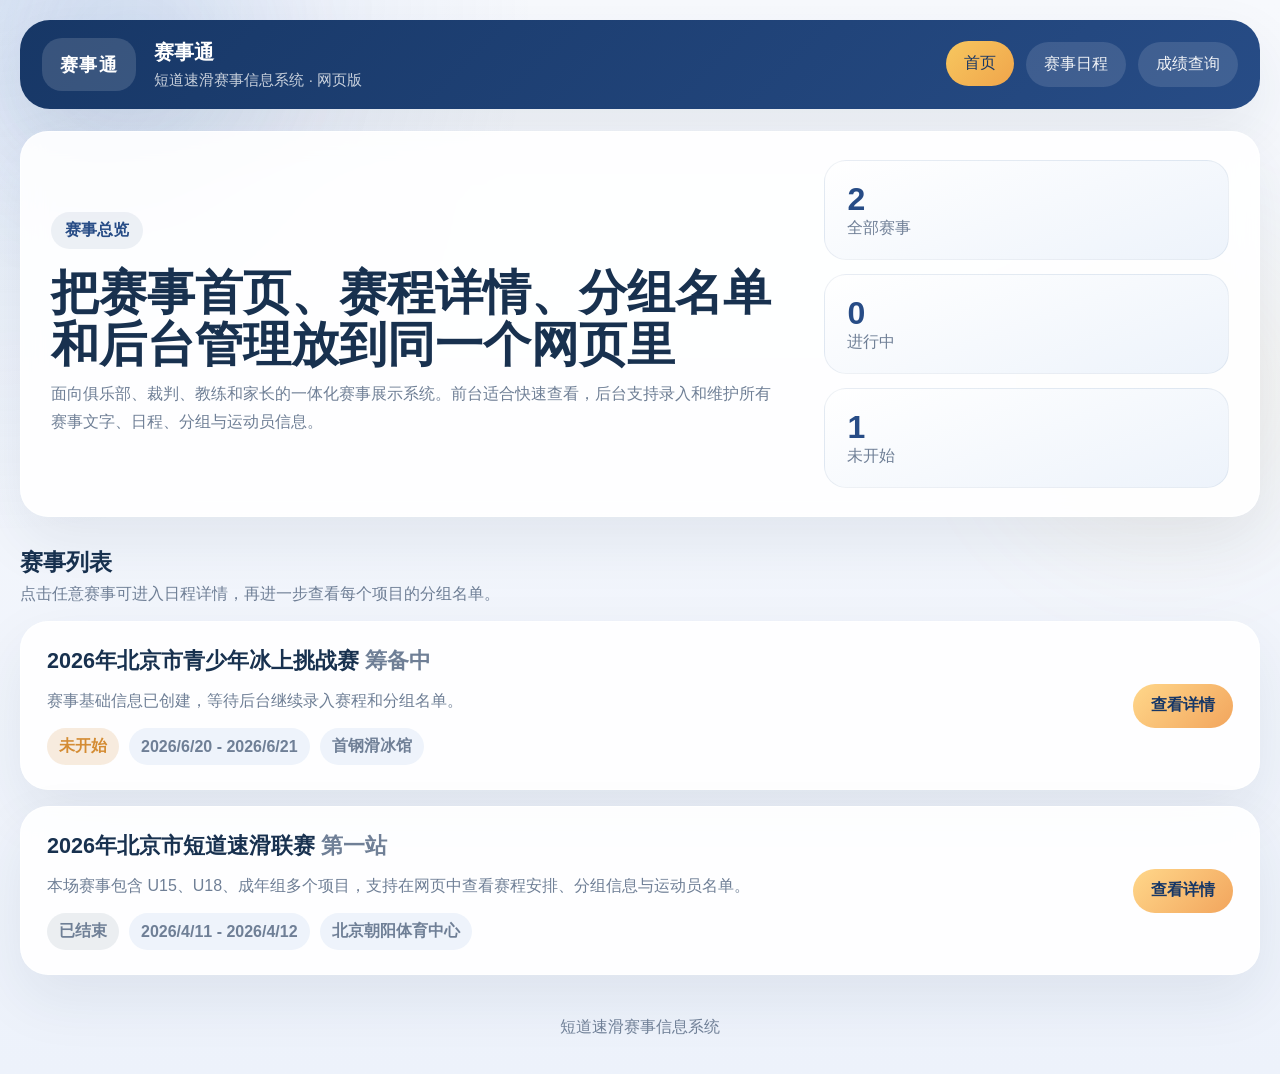
<file: index.html>
<!DOCTYPE html>
<html lang="zh-CN">
  <head>
    <meta charset="UTF-8" />
    <meta name="viewport" content="width=device-width, initial-scale=1.0" />
    <title>赛事通</title>
    <link rel="stylesheet" href="./styles.css?v=20260514-public-layer-1" />
  </head>
  <body>
    <div class="page-shell">
      <div class="bg-orb orb-left"></div>
      <div class="bg-orb orb-right"></div>
      <header class="topbar">
        <div class="brand-wrap">
          <div class="brand-mark">赛事通</div>
          <div class="brand-copy">
            <h1 id="brandName"></h1>
            <p id="systemName"></p>
          </div>
        </div>
        <nav class="topnav" id="topNav"></nav>
      </header>

      <main id="app"></main>

      <footer class="page-footer" id="pageFooter"></footer>
    </div>

    <script src="./vendor/supabase-js.min.js?v=20260514-public-layer-1"></script>
    <script>
      if (!window.supabase?.createClient) {
        document.write(
          '<script src="https://cdn.jsdelivr.net/npm/@supabase/supabase-js@2.105.4/dist/umd/supabase.min.js"><\\/script>'
        );
      }
    </script>
    <script src="./utils.js?v=20260514-public-layer-1" defer></script>
    <script src="./results.js?v=20260514-public-layer-1" defer></script>
    <script src="./storage.js?v=20260514-public-layer-1" defer></script>
    <script src="./state.js?v=20260514-public-layer-1" defer></script>
    <script src="./bib-number.js?v=20260514-public-layer-1" defer></script>
    <script src="./race-schedule.js?v=20260514-public-layer-1" defer></script>
    <script src="./event-formation.js?v=20260514-public-layer-1" defer></script>
    <script src="./booklet.js?v=20260514-public-layer-1" defer></script>
    <script src="./registration-import.js?v=20260514-public-layer-1" defer></script>
    <script src="./app.js?v=20260514-public-layer-1" defer></script>
  </body>
</html>
</file>
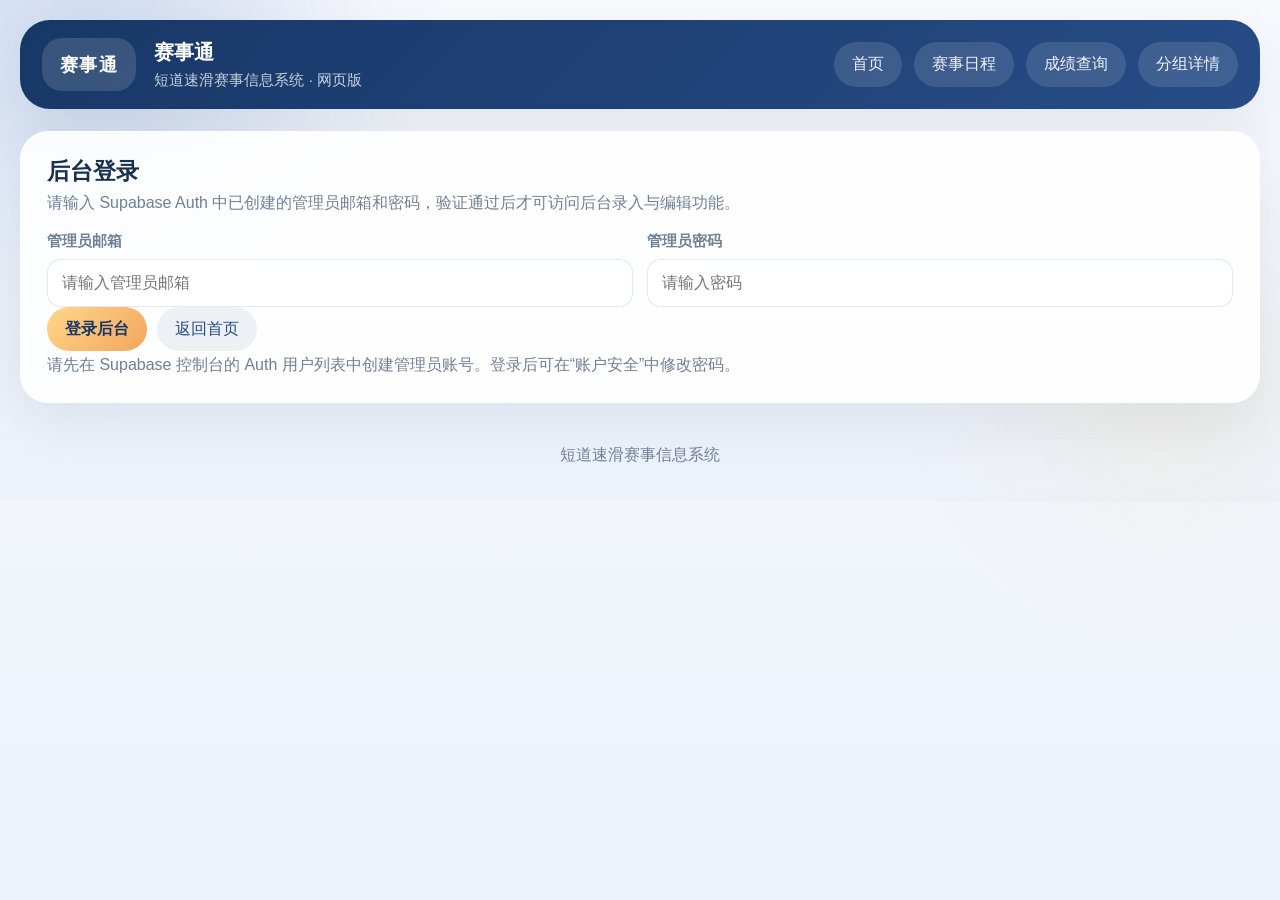
<file: admin.html>
<!DOCTYPE html>
<html lang="zh-CN">
  <head>
    <meta charset="UTF-8" />
    <meta name="viewport" content="width=device-width, initial-scale=1.0" />
    <meta name="robots" content="noindex,nofollow" />
    <title>赛事通后台</title>
    <link rel="stylesheet" href="./styles.css?v=20260515-entry-split-1" />
  </head>
  <body>
    <div class="page-shell">
      <div class="bg-orb orb-left"></div>
      <div class="bg-orb orb-right"></div>
      <header class="topbar">
        <div class="brand-wrap">
          <div class="brand-mark">赛事通</div>
          <div class="brand-copy">
            <h1 id="brandName"></h1>
            <p id="systemName"></p>
          </div>
        </div>
        <nav class="topnav" id="topNav"></nav>
      </header>

      <main id="app"></main>

      <footer class="page-footer" id="pageFooter"></footer>
    </div>

    <script>
      window.APP_MODE = "admin";
    </script>
    <script src="./vendor/supabase-js.min.js?v=20260515-entry-split-1"></script>
    <script>
      if (!window.supabase?.createClient) {
        document.write(
          '<script src="https://cdn.jsdelivr.net/npm/@supabase/supabase-js@2.105.4/dist/umd/supabase.min.js"><\\/script>'
        );
      }
    </script>
    <script src="./utils.js?v=20260515-entry-split-1" defer></script>
    <script src="./results.js?v=20260515-entry-split-1" defer></script>
    <script src="./storage.js?v=20260515-entry-split-1" defer></script>
    <script src="./state.js?v=20260515-entry-split-1" defer></script>
    <script src="./bib-number.js?v=20260515-entry-split-1" defer></script>
    <script src="./race-schedule.js?v=20260515-entry-split-1" defer></script>
    <script src="./event-formation.js?v=20260515-entry-split-1" defer></script>
    <script src="./booklet.js?v=20260515-entry-split-1" defer></script>
    <script src="./registration-import.js?v=20260515-entry-split-1" defer></script>
    <script src="./app.js?v=20260515-entry-split-1" defer></script>
  </body>
</html>
</file>
<file: styles.css>
:root {
  --bg: #f3f6fc;
  --panel: rgba(255, 255, 255, 0.9);
  --panel-strong: #ffffff;
  --panel-muted: #eef3fb;
  --text: #18314f;
  --text-soft: #6f7f96;
  --line: rgba(30, 61, 102, 0.1);
  --primary: #274c86;
  --primary-strong: #173766;
  --accent: #f2a55d;
  --accent-soft: #ffd78a;
  --success: #4e9d2f;
  --warning: #d48c34;
  --danger: #c95a4a;
  --shadow: 0 24px 60px rgba(24, 49, 79, 0.08);
  --radius-xl: 28px;
  --radius-lg: 22px;
  --radius-md: 16px;
  --radius-sm: 12px;
  --content-width: min(1240px, calc(100vw - 40px));
  --font-sans: "PingFang SC", "Hiragino Sans GB", "Microsoft YaHei", "Noto Sans SC", sans-serif;
}

* {
  box-sizing: border-box;
}

html,
body {
  margin: 0;
  min-height: 100%;
  background:
    radial-gradient(circle at top left, rgba(98, 139, 208, 0.16), transparent 32%),
    linear-gradient(180deg, #f7f9fd 0%, #edf2fb 100%);
  color: var(--text);
  font-family: var(--font-sans);
}

body {
  min-width: 320px;
}

body.promote-modal-open {
  overflow: hidden;
}

button,
input,
select,
textarea {
  font: inherit;
}

button {
  border: 0;
  cursor: pointer;
}

.page-shell {
  position: relative;
  overflow: hidden;
  padding: 20px 0 36px;
}

.bg-orb {
  position: fixed;
  z-index: 0;
  width: 420px;
  height: 420px;
  border-radius: 50%;
  filter: blur(50px);
  pointer-events: none;
  opacity: 0.36;
}

.orb-left {
  top: -160px;
  left: -80px;
  background: radial-gradient(circle, rgba(70, 120, 199, 0.44), transparent 70%);
}

.orb-right {
  right: -90px;
  top: 180px;
  background: radial-gradient(circle, rgba(255, 209, 122, 0.42), transparent 72%);
}

.topbar,
#app,
.page-footer {
  position: relative;
  z-index: 1;
  width: var(--content-width);
  margin: 0 auto;
}

.topbar {
  display: flex;
  align-items: center;
  justify-content: space-between;
  gap: 20px;
  padding: 18px 22px;
  border-radius: 30px;
  background: linear-gradient(135deg, var(--primary-strong), var(--primary));
  box-shadow: var(--shadow);
}

.topbar[hidden] {
  display: none !important;
}

.brand-wrap {
  display: flex;
  align-items: center;
  gap: 18px;
}

.brand-mark {
  padding: 14px 18px;
  border-radius: 20px;
  background: rgba(255, 255, 255, 0.14);
  color: #fff;
  font-size: 1.15rem;
  font-weight: 700;
  letter-spacing: 0.08em;
}

.brand-copy h1,
.brand-copy p {
  margin: 0;
  color: #fff;
}

.brand-copy h1 {
  font-size: 1.25rem;
  font-weight: 700;
}

.brand-copy p {
  margin-top: 4px;
  font-size: 0.95rem;
  color: rgba(255, 255, 255, 0.76);
}

.topnav {
  display: flex;
  flex-wrap: wrap;
  justify-content: flex-end;
  gap: 12px;
}

.nav-pill {
  padding: 12px 18px;
  border-radius: 999px;
  background: rgba(255, 255, 255, 0.12);
  color: rgba(255, 255, 255, 0.92);
  transition: transform 0.2s ease, background 0.2s ease;
}

.nav-pill.active,
.nav-pill:hover {
  transform: translateY(-1px);
  background: linear-gradient(135deg, #f7c75f, #f0a54b);
  color: var(--primary-strong);
}

#app {
  margin-top: 22px;
}

#app.detail-page {
  margin-top: 0;
}

.hero-card,
.panel,
.table-card,
.admin-card,
.selector-bar,
.empty-card {
  border: 1px solid rgba(255, 255, 255, 0.7);
  border-radius: var(--radius-xl);
  background: var(--panel);
  box-shadow: var(--shadow);
  backdrop-filter: blur(12px);
}

.hero-card {
  padding: 28px 30px;
}

.eyebrow {
  display: inline-flex;
  align-items: center;
  gap: 10px;
  padding: 8px 14px;
  border-radius: 999px;
  background: rgba(39, 76, 134, 0.08);
  color: var(--primary);
  font-weight: 700;
}

.hero-grid {
  display: grid;
  grid-template-columns: 1.3fr 0.7fr;
  gap: 22px;
  align-items: center;
}

.hero-title {
  margin: 18px 0 10px;
  font-size: clamp(1.8rem, 4vw, 3rem);
  line-height: 1.08;
}

.hero-desc {
  margin: 0;
  max-width: 720px;
  color: var(--text-soft);
  line-height: 1.75;
}

.hero-stat-stack {
  display: grid;
  gap: 14px;
}

.stat-card {
  padding: 20px 22px;
  border-radius: 22px;
  background: linear-gradient(160deg, #ffffff, #edf3fb);
  border: 1px solid rgba(39, 76, 134, 0.08);
}

.stat-card-clickable {
  cursor: pointer;
  transition: transform 0.2s ease, border-color 0.2s ease;
}

.stat-card-clickable:hover,
.stat-card-clickable:focus-visible {
  transform: translateY(-2px);
  border-color: rgba(39, 76, 134, 0.2);
  outline: none;
}

.stat-card strong {
  display: block;
  font-size: 2rem;
  color: var(--primary);
}

.stat-card span {
  color: var(--text-soft);
}

.section-head {
  display: flex;
  align-items: center;
  justify-content: space-between;
  gap: 14px;
  margin: 30px 0 16px;
}

.section-head h2,
.event-header h2,
.group-header h2,
.admin-head h2 {
  margin: 0;
  font-size: 1.45rem;
}

.section-head p,
.event-header p,
.group-header p,
.admin-head p {
  margin: 6px 0 0;
  color: var(--text-soft);
}

.event-list {
  display: grid;
  gap: 16px;
}

.event-card {
  display: grid;
  grid-template-columns: minmax(0, 1fr) auto;
  gap: 18px;
  align-items: center;
  padding: 24px 28px;
  cursor: pointer;
}

.event-meta h3,
.entry-title {
  margin: 0;
  font-size: 1.35rem;
}

.event-meta p {
  margin: 12px 0 0;
  color: var(--text-soft);
  line-height: 1.7;
}

.badge-row {
  display: flex;
  flex-wrap: wrap;
  gap: 10px;
  margin-top: 14px;
}

.badge {
  display: inline-flex;
  align-items: center;
  padding: 8px 12px;
  border-radius: 999px;
  background: var(--panel-muted);
  color: var(--text-soft);
  font-weight: 600;
}

.badge.status-live {
  background: rgba(78, 157, 47, 0.14);
  color: var(--success);
}

.badge.status-waiting {
  background: rgba(212, 140, 52, 0.16);
  color: var(--warning);
}

.badge.status-finished {
  background: rgba(24, 49, 79, 0.08);
  color: var(--text-soft);
}

.badge-danger {
  background: rgba(215, 84, 72, 0.12);
  color: var(--danger);
}

.cloud-runtime-banner {
  margin: 0 0 18px;
  padding: 16px 18px;
  border: 1px solid rgba(215, 84, 72, 0.22);
  border-radius: 20px;
  background: rgba(255, 246, 244, 0.92);
  box-shadow: 0 14px 36px rgba(16, 36, 64, 0.08);
}

.cloud-runtime-banner strong {
  display: block;
  color: var(--danger);
  font-size: 1rem;
  font-weight: 900;
}

.cloud-runtime-banner p {
  margin: 6px 0 0;
  color: var(--text);
  line-height: 1.6;
}

.cloud-runtime-meta {
  display: flex;
  flex-wrap: wrap;
  gap: 8px;
  margin-top: 10px;
}

.cloud-runtime-meta span {
  display: inline-flex;
  align-items: center;
  min-height: 28px;
  padding: 0 10px;
  border-radius: 999px;
  background: rgba(255, 255, 255, 0.72);
  color: var(--text-soft);
  font-size: 0.86rem;
  font-weight: 700;
}

.cta-button,
.ghost-button,
.danger-button,
.tiny-button {
  display: inline-flex;
  align-items: center;
  justify-content: center;
  gap: 8px;
  min-height: 44px;
  padding: 0 18px;
  border-radius: 999px;
  transition: transform 0.2s ease, opacity 0.2s ease;
}

.cta-button {
  background: linear-gradient(135deg, var(--accent-soft), var(--accent));
  color: var(--primary-strong);
  font-weight: 700;
}

.ghost-button {
  background: rgba(39, 76, 134, 0.08);
  color: var(--primary);
}

.danger-button {
  background: rgba(201, 90, 74, 0.12);
  color: var(--danger);
}

.tiny-button {
  min-height: 36px;
  padding: 0 14px;
  background: rgba(39, 76, 134, 0.08);
  color: var(--primary);
}

.athlete-action-wrap {
  position: relative;
  display: inline-flex;
  justify-content: flex-end;
}

.athlete-action-toggle {
  min-width: 36px;
  padding: 0 12px;
  font-size: 1.1rem;
  line-height: 1;
}

.athlete-action-menu {
  position: absolute;
  top: calc(100% + 8px);
  right: 0;
  z-index: 20;
  min-width: 168px;
  padding: 8px;
  border-radius: 16px;
  background: #ffffff;
  border: 1px solid rgba(39, 76, 134, 0.12);
  box-shadow: 0 12px 32px rgba(16, 36, 64, 0.16);
  display: grid;
  gap: 6px;
}

.athlete-action-item {
  width: 100%;
  min-height: 36px;
  padding: 0 12px;
  border-radius: 12px;
  background: rgba(39, 76, 134, 0.08);
  color: var(--primary);
  text-align: left;
}

.athlete-action-item.danger {
  background: rgba(201, 90, 74, 0.12);
  color: var(--danger);
}

.athlete-action-item:hover {
  transform: translateY(-1px);
}

.promote-modal-backdrop {
  position: fixed;
  inset: 0;
  z-index: 1000;
  display: grid;
  place-items: center;
  padding: 24px;
  background: rgba(12, 28, 52, 0.48);
  backdrop-filter: blur(6px);
}

.promote-modal {
  position: relative;
  z-index: 1001;
  width: min(680px, 100%);
  max-height: min(86vh, 720px);
  overflow-y: auto;
  padding: 26px;
  border: 1px solid rgba(39, 76, 134, 0.16);
  border-radius: 24px;
  background: #fff;
  box-shadow: 0 36px 90px rgba(16, 36, 64, 0.3);
}

.promote-modal-head,
.promote-modal-actions {
  display: flex;
  align-items: center;
  justify-content: space-between;
  gap: 14px;
}

.promote-modal-head {
  margin-bottom: 18px;
}

.promote-modal-kicker {
  margin: 0 0 4px;
  color: var(--primary);
  font-size: 0.86rem;
  font-weight: 800;
}

.promote-modal h3 {
  margin: 0;
  color: var(--text);
  font-size: 1.35rem;
}

.promote-modal-close {
  display: inline-grid;
  place-items: center;
  width: 40px;
  height: 40px;
  border-radius: 999px;
  background: rgba(39, 76, 134, 0.08);
  color: var(--primary);
  font-size: 1.35rem;
  line-height: 1;
}

.promote-athlete-summary {
  display: grid;
  gap: 10px;
  margin-bottom: 18px;
  padding: 16px;
  border-radius: 18px;
  background: rgba(39, 76, 134, 0.06);
  color: var(--text-soft);
}

.promote-athlete-summary strong {
  margin-left: 6px;
  color: var(--text);
}

.manual-registration-modal {
  width: min(920px, 100%);
}

.manual-context-card {
  display: flex;
  flex-wrap: wrap;
  gap: 10px 16px;
  margin-bottom: 18px;
  padding: 14px 16px;
  border: 1px solid rgba(39, 76, 134, 0.1);
  border-radius: 16px;
  background: rgba(39, 76, 134, 0.06);
  color: var(--text-soft);
  line-height: 1.6;
}

.manual-context-card strong {
  color: var(--text);
}

.manual-registration-grid {
  display: grid;
  grid-template-columns: repeat(3, minmax(0, 1fr));
  align-items: start;
  gap: 14px;
}

.manual-registration-field {
  align-self: start;
  align-content: start;
  gap: 7px;
}

.manual-field-span-2 {
  grid-column: span 2;
}

.manual-field-wide {
  grid-column: 1 / -1;
}

.manual-field-hint {
  margin-top: 6px;
  font-size: 0.82rem;
  line-height: 1.45;
}

.manual-id-message {
  margin: 6px 0 0;
  color: #a35d18;
  font-size: 0.82rem;
  line-height: 1.45;
}

.manual-id-message:empty {
  display: none;
}

.manual-badge {
  display: inline-flex;
  align-items: center;
  min-height: 26px;
  padding: 0 9px;
  border-radius: 999px;
  background: rgba(242, 165, 93, 0.16);
  color: #945f1b;
  font-size: 0.82rem;
  font-weight: 800;
  white-space: nowrap;
}

.promote-modal .hint {
  margin-top: 14px;
}

.promote-modal-actions {
  justify-content: flex-end;
  margin-top: 22px;
  padding-top: 18px;
  border-top: 1px solid var(--line);
}

.app-notice {
  position: fixed;
  right: 28px;
  bottom: 28px;
  z-index: 1200;
  display: flex;
  align-items: flex-start;
  gap: 12px;
  max-width: min(420px, calc(100vw - 32px));
  padding: 14px 16px;
  border: 1px solid rgba(39, 76, 134, 0.12);
  border-radius: 18px;
  background: rgba(255, 255, 255, 0.96);
  box-shadow: 0 20px 48px rgba(16, 36, 64, 0.18);
  animation: appNoticeIn 0.22s ease both;
}

.app-notice-dot {
  flex: 0 0 auto;
  width: 10px;
  height: 10px;
  margin-top: 6px;
  border-radius: 999px;
  background: var(--primary);
}

.app-notice-success .app-notice-dot {
  background: #2f9a5b;
}

.app-notice-warning .app-notice-dot {
  background: #f2a55d;
}

.app-notice-error .app-notice-dot {
  background: var(--danger);
}

.app-notice strong {
  display: block;
  color: var(--primary-strong);
  font-weight: 900;
  line-height: 1.4;
}

.app-notice p {
  margin: 3px 0 0;
  color: var(--text-soft);
  line-height: 1.55;
}

@keyframes appNoticeIn {
  from {
    opacity: 0;
    transform: translateY(10px);
  }
  to {
    opacity: 1;
    transform: translateY(0);
  }
}

.app-dialog-backdrop {
  position: fixed;
  inset: 0;
  z-index: 1150;
  display: grid;
  place-items: center;
  padding: 28px;
  background: rgba(12, 28, 52, 0.48);
  backdrop-filter: blur(8px);
}

.app-dialog {
  position: relative;
  z-index: 1151;
  width: min(760px, 100%);
  max-height: min(84vh, 760px);
  overflow-y: auto;
  padding: 28px;
  border: 1px solid rgba(39, 76, 134, 0.14);
  border-radius: 26px;
  background: #fff;
  box-shadow: 0 36px 96px rgba(16, 36, 64, 0.32);
  animation: appDialogIn 0.22s ease both;
}

.app-dialog-head,
.app-dialog-actions {
  display: flex;
  align-items: center;
  justify-content: space-between;
  gap: 14px;
}

.app-dialog-head {
  margin-bottom: 18px;
}

.app-dialog-eyebrow {
  margin: 0 0 5px;
  color: var(--primary);
  font-size: 0.88rem;
  font-weight: 900;
}

.app-dialog h3 {
  margin: 0;
  color: var(--text);
  font-size: 1.42rem;
}

.app-dialog-close {
  display: inline-grid;
  place-items: center;
  flex: 0 0 auto;
  width: 42px;
  height: 42px;
  border-radius: 999px;
  background: rgba(39, 76, 134, 0.08);
  color: var(--primary);
  font-size: 1.35rem;
  line-height: 1;
}

.app-dialog-message {
  margin: 0 0 16px;
  color: var(--text-soft);
  font-weight: 700;
  line-height: 1.7;
}

.app-dialog-content {
  display: grid;
  gap: 14px;
}

.app-dialog-actions {
  justify-content: flex-end;
  margin-top: 22px;
  padding-top: 18px;
  border-top: 1px solid var(--line);
}

.app-dialog-warning .app-dialog-eyebrow {
  color: #9a5a12;
}

.app-dialog-danger .app-dialog-eyebrow {
  color: var(--danger);
}

.app-dialog-warning-list {
  display: grid;
  gap: 8px;
  padding: 12px 14px;
  border: 1px solid rgba(244, 178, 85, 0.34);
  border-radius: 16px;
  background: rgba(255, 247, 235, 0.9);
}

.app-dialog-warning-list p {
  margin: 0;
  color: #9a5a12;
  font-weight: 850;
  line-height: 1.6;
}

.round-validation-dialog-errors {
  border-color: rgba(220, 88, 73, 0.28);
  background: rgba(255, 241, 239, 0.92);
}

.round-validation-dialog-errors p {
  color: #b5483f;
}

.qualification-preview-grid,
.qualification-apply-summary {
  display: grid;
  grid-template-columns: repeat(2, minmax(0, 1fr));
  gap: 10px;
}

.qualification-preview-card,
.qualification-apply-summary div {
  display: grid;
  gap: 5px;
  padding: 13px 14px;
  border: 1px solid rgba(39, 76, 134, 0.08);
  border-radius: 16px;
  background: rgba(39, 76, 134, 0.055);
}

.qualification-preview-card span,
.qualification-apply-summary span {
  color: var(--text-soft);
  font-size: 0.84rem;
  font-weight: 800;
}

.qualification-preview-card strong,
.qualification-apply-summary strong {
  color: var(--primary-strong);
  line-height: 1.45;
}

.qualification-preview-summary {
  display: flex;
  flex-wrap: wrap;
  gap: 8px;
}

.qualification-preview-summary span {
  display: inline-flex;
  align-items: center;
  min-height: 30px;
  padding: 0 10px;
  border-radius: 999px;
  background: rgba(39, 76, 134, 0.08);
  color: var(--primary);
  font-size: 0.84rem;
  font-weight: 850;
}

.qualification-preview-table-wrap {
  max-height: 320px;
  overflow: auto;
  border: 1px solid var(--line);
  border-radius: 16px;
}

.qualification-preview-table {
  width: 100%;
  min-width: 660px;
  border-collapse: collapse;
  background: #fff;
}

.qualification-preview-table th,
.qualification-preview-table td {
  padding: 10px 11px;
  border-bottom: 1px solid var(--line);
  text-align: left;
  vertical-align: top;
}

.qualification-preview-table th {
  color: var(--primary);
  font-size: 0.86rem;
  font-weight: 900;
}

@keyframes appDialogIn {
  from {
    opacity: 0;
    transform: translateY(12px) scale(0.985);
  }
  to {
    opacity: 1;
    transform: translateY(0) scale(1);
  }
}

.cta-button:hover,
.ghost-button:hover,
.danger-button:hover,
.tiny-button:hover {
  transform: translateY(-1px);
}

.panel,
.table-card,
.admin-card {
  padding: 24px 26px;
}

.event-header,
.group-header,
.admin-head {
  margin-bottom: 18px;
}

.schedule-detail-panel {
  margin-bottom: 22px;
}

.schedule-mobile-nav {
  display: none;
}

.schedule-detail-toolbar {
  align-items: flex-start;
}

.schedule-detail-header {
  margin-bottom: 0;
  min-width: 0;
}

.schedule-detail-header p {
  margin-top: 10px;
}

.schedule-section-head {
  margin-top: 0;
}

.toolbar {
  display: flex;
  flex-wrap: wrap;
  align-items: center;
  justify-content: space-between;
  gap: 14px;
}

.toolbar-actions,
.selector-actions,
.field-actions,
.table-actions {
  display: flex;
  flex-wrap: wrap;
  gap: 10px;
}

.selector-actions {
  align-items: center;
}

.admin-action-groups {
  display: grid;
  gap: 12px;
  margin-top: 16px;
}

.admin-core-lite {
  margin-bottom: 18px;
}

.admin-core-row {
  display: flex;
  align-items: flex-end;
  gap: 18px;
}

.admin-core-selectors {
  flex: 1 1 auto;
  min-width: 0;
}

.admin-status-strip {
  display: flex;
  flex: 0 0 auto;
  flex-wrap: wrap;
  justify-content: flex-end;
  gap: 8px;
}

.cloud-diagnostics {
  display: grid;
  gap: 12px;
  margin-top: 18px;
  padding: 16px;
  border: 1px solid rgba(39, 76, 134, 0.12);
  border-radius: 18px;
  background: rgba(248, 251, 255, 0.78);
}

.cloud-diagnostics-head {
  display: flex;
  align-items: center;
  justify-content: space-between;
  gap: 12px;
}

.cloud-diagnostics-head strong {
  color: var(--primary-strong);
  font-weight: 900;
}

.public-data-layer-summary {
  display: grid;
  gap: 10px;
  padding: 14px;
  border-radius: 16px;
  background: rgba(255, 255, 255, 0.72);
  border: 1px solid rgba(39, 76, 134, 0.08);
}

.public-data-layer-title {
  display: flex;
  align-items: center;
  justify-content: space-between;
  gap: 12px;
}

.public-data-layer-title strong {
  color: var(--primary-strong);
  font-weight: 900;
}

.public-data-layer-grid {
  display: grid;
  grid-template-columns: repeat(5, minmax(0, 1fr));
  gap: 8px;
}

.public-data-layer-item {
  display: grid;
  gap: 4px;
  padding: 10px 12px;
  border-radius: 14px;
  background: rgba(239, 244, 252, 0.72);
}

.public-data-layer-item span {
  color: var(--text-soft);
  font-size: 0.8rem;
  font-weight: 800;
}

.public-data-layer-item strong {
  color: var(--primary-strong);
  font-weight: 900;
  word-break: break-word;
}

.cloud-diagnostics-grid {
  display: grid;
  grid-template-columns: repeat(4, minmax(0, 1fr));
  gap: 10px;
}

.cloud-diagnostics-item {
  display: grid;
  gap: 4px;
  padding: 12px;
  border-radius: 14px;
  background: #fff;
  border: 1px solid rgba(39, 76, 134, 0.08);
}

.cloud-diagnostics-item span {
  color: var(--text-soft);
  font-size: 0.82rem;
  font-weight: 700;
}

.cloud-diagnostics-item strong {
  color: var(--primary-strong);
  font-weight: 900;
  word-break: break-word;
}

.cloud-diagnostics-error {
  margin: 0;
  padding: 12px 14px;
  border-radius: 14px;
  background: rgba(215, 84, 72, 0.09);
  color: var(--danger);
  font-weight: 800;
}

.cloud-diagnostics-warning,
.cloud-diagnostics-counts {
  margin: 0;
  padding: 12px 14px;
  border-radius: 14px;
  font-weight: 800;
}

.cloud-diagnostics-warning {
  background: rgba(242, 165, 93, 0.12);
  color: #945f1b;
}

.cloud-diagnostics-counts {
  background: rgba(39, 76, 134, 0.07);
  color: var(--text-soft);
}

.admin-tabs {
  display: flex;
  gap: 10px;
  margin: 18px 0 0;
  padding: 10px;
  border: 1px solid rgba(39, 76, 134, 0.1);
  border-radius: 18px;
  background: rgba(248, 251, 255, 0.68);
  overflow-x: auto;
  -webkit-overflow-scrolling: touch;
}

.admin-tab-button {
  flex: 0 0 auto;
  min-height: 42px;
  padding: 0 16px;
  border-radius: 999px;
  background: rgba(39, 76, 134, 0.08);
  color: var(--primary);
  font-weight: 850;
  white-space: nowrap;
  transition: background 0.2s ease, color 0.2s ease, transform 0.2s ease;
}

.admin-tab-button:hover {
  transform: translateY(-1px);
}

.admin-tab-button.active {
  background: linear-gradient(135deg, var(--primary), var(--primary-strong));
  color: #fff;
  box-shadow: 0 10px 24px rgba(18, 49, 95, 0.16);
}

.admin-tab-panel {
  display: grid;
  gap: 0;
  margin-top: 18px;
}

.admin-workspace-head {
  display: flex;
  align-items: flex-start;
  justify-content: space-between;
  gap: 18px;
  padding: 2px 2px 0;
}

.admin-workspace-title {
  margin: 0;
  color: #12315f;
  font-size: 1.38rem;
  font-weight: 900;
}

.admin-workspace-desc {
  margin: 6px 0 0;
  color: var(--text-soft);
  line-height: 1.65;
}

.admin-compact-section {
  margin-top: 18px;
}

.admin-overview-stats {
  display: grid;
  grid-template-columns: repeat(6, minmax(0, 1fr));
  gap: 12px;
}

.admin-stat-card {
  display: grid;
  gap: 4px;
  padding: 14px;
  border: 1px solid rgba(39, 76, 134, 0.1);
  border-radius: 14px;
  background: #fff;
}

.admin-stat-card span {
  color: var(--text-soft);
  font-size: 0.82rem;
  font-weight: 800;
}

.admin-stat-card strong {
  color: var(--primary-strong);
  font-size: 1.42rem;
  line-height: 1;
}

.admin-stat-card small {
  color: var(--text-soft);
  font-weight: 700;
}

.admin-quick-actions {
  display: flex;
  flex-wrap: wrap;
  gap: 10px;
  margin-top: 16px;
}

.admin-day-calendar-section {
  overflow: visible;
}

.admin-day-calendar-grid {
  display: grid;
  grid-template-columns: repeat(auto-fit, minmax(230px, 1fr));
  gap: 14px;
  margin-bottom: 20px;
}

.admin-day-card {
  display: grid;
  gap: 12px;
  padding: 16px;
  border: 1px solid rgba(39, 76, 134, 0.1);
  border-radius: 20px;
  background: rgba(255, 255, 255, 0.78);
  box-shadow: 0 12px 26px rgba(39, 76, 134, 0.05);
}

.admin-day-card.active {
  border-color: rgba(240, 165, 75, 0.45);
  background: linear-gradient(135deg, rgba(255, 248, 232, 0.95), rgba(255, 255, 255, 0.9));
  box-shadow: 0 16px 32px rgba(240, 165, 75, 0.12);
}

.admin-day-card-main {
  display: grid;
  gap: 5px;
}

.admin-day-order {
  width: fit-content;
  padding: 5px 10px;
  border-radius: 999px;
  background: var(--panel-muted);
  color: var(--primary);
  font-size: 0.82rem;
  font-weight: 900;
}

.admin-day-card h4 {
  margin: 0;
  color: var(--primary-strong);
  font-size: 1.05rem;
}

.admin-day-card p,
.admin-day-card small {
  margin: 0;
  color: var(--text-soft);
  font-weight: 800;
  line-height: 1.45;
}

.admin-day-card-stats {
  display: flex;
  flex-wrap: wrap;
  gap: 7px;
}

.admin-day-card-stats span {
  padding: 5px 8px;
  border-radius: 999px;
  background: rgba(39, 76, 134, 0.06);
  color: var(--text-soft);
  font-size: 0.78rem;
  font-weight: 900;
}

.admin-day-card-actions {
  display: flex;
  justify-content: flex-end;
}

.admin-day-editor {
  margin-top: 12px;
  padding: 18px;
  border: 1px solid rgba(39, 76, 134, 0.08);
  border-radius: 20px;
  background: rgba(255, 255, 255, 0.64);
}

.admin-danger-zone {
  border-color: rgba(201, 90, 74, 0.18);
  background: rgba(255, 248, 248, 0.72);
}

.admin-action-group,
.admin-advanced-actions,
.admin-workspace-controls {
  border: 1px solid rgba(39, 76, 134, 0.08);
  border-radius: 16px;
  background: rgba(248, 251, 255, 0.68);
}

.admin-action-group {
  display: grid;
  gap: 9px;
  padding: 12px 14px;
}

.admin-action-group-label {
  color: var(--primary-strong);
  font-size: 0.86rem;
  font-weight: 850;
}

.admin-advanced-actions {
  padding: 0;
}

.admin-advanced-actions summary {
  cursor: pointer;
  padding: 12px 14px;
  color: var(--primary-strong);
  font-weight: 850;
}

.admin-advanced-actions .selector-actions {
  padding: 0 14px 14px;
}

.admin-workspace-controls {
  display: flex;
  flex-wrap: wrap;
  align-items: flex-end;
  justify-content: space-between;
  gap: 14px;
  margin-bottom: 18px;
  padding: 14px;
}

.admin-workspace-selector-grid {
  flex: 1 1 460px;
}

.admin-entry-workspace-controls {
  display: flex;
  width: 100%;
  align-items: flex-end;
  gap: 16px;
}

.admin-entry-selector-grid {
  flex: 1 1 auto;
  grid-template-columns: 1fr;
  min-width: 360px;
  max-width: none;
}

.admin-group-selector-grid {
  grid-template-columns: minmax(220px, 0.8fr) minmax(320px, 1.2fr);
}

.entry-action-row {
  flex: 0 0 auto;
  align-self: end;
  justify-content: flex-end;
  flex-wrap: wrap;
  min-width: 0;
  max-width: 100%;
}

.entry-action-row .ghost-button,
.entry-action-row .cta-button,
.entry-action-row .danger-button,
.entry-action-row .tiny-button {
  min-height: 40px;
  padding-left: 14px;
  padding-right: 14px;
}

.chips {
  display: flex;
  flex-wrap: wrap;
  gap: 12px;
}

.chip {
  padding: 10px 16px;
  border-radius: 999px;
  background: rgba(39, 76, 134, 0.08);
  color: var(--primary);
}

.chip.active {
  background: linear-gradient(135deg, var(--accent-soft), var(--accent));
  color: var(--primary-strong);
  font-weight: 700;
}

.schedule-day-calendar {
  display: grid;
  gap: 14px;
  margin-bottom: 22px;
  padding: 22px;
  border: 1px solid rgba(39, 76, 134, 0.09);
  border-radius: 28px;
  background: rgba(255, 255, 255, 0.82);
  box-shadow: 0 18px 40px rgba(39, 76, 134, 0.06);
}

.schedule-day-navigator {
  display: grid;
  grid-template-columns: 62px minmax(0, 1fr) 62px;
  align-items: center;
  gap: 18px;
  padding: 12px;
  border-radius: 999px;
  background: #fff;
  box-shadow: inset 0 0 0 1px rgba(39, 76, 134, 0.07);
}

.schedule-day-arrow {
  display: inline-flex;
  align-items: center;
  justify-content: center;
  width: 56px;
  height: 56px;
  border-radius: 50%;
  background: var(--primary);
  color: #fff;
  font-size: 1.55rem;
  font-weight: 900;
  box-shadow: 0 14px 26px rgba(39, 76, 134, 0.18);
}

.schedule-day-arrow:disabled {
  cursor: not-allowed;
  opacity: 0.36;
  transform: none;
}

.schedule-day-current {
  display: grid;
  justify-items: center;
  gap: 4px;
  min-width: 0;
  padding: 12px 18px;
  border-radius: 999px;
  background: var(--panel-muted);
  color: var(--primary);
  text-align: center;
}

.schedule-day-current strong {
  font-size: clamp(1.08rem, 2.4vw, 1.45rem);
}

.schedule-day-current span {
  color: var(--text-soft);
  font-size: 0.9rem;
  font-weight: 800;
}

.schedule-day-note {
  margin: 0;
  color: var(--text-soft);
  line-height: 1.65;
  text-align: center;
}

.schedule-table,
.group-table,
.admin-table {
  width: 100%;
  border-collapse: collapse;
}

.table-scroll-x {
  width: 100%;
}

.group-table {
  min-width: 680px;
}

.admin-table {
  table-layout: fixed;
}

.admin-table th,
.admin-table td {
  padding-right: 8px;
  padding-left: 8px;
}

.admin-table input {
  width: 100%;
  min-width: 0;
  padding: 9px 10px;
}

.admin-table th:nth-child(1),
.admin-table td:nth-child(1) {
  width: 6%;
}

.admin-table th:nth-child(2),
.admin-table td:nth-child(2) {
  width: 7%;
}

.admin-table th:nth-child(3),
.admin-table td:nth-child(3) {
  width: 8%;
}

.admin-table th:nth-child(4),
.admin-table td:nth-child(4) {
  width: 13%;
}

.admin-table th:nth-child(5),
.admin-table td:nth-child(5) {
  width: 28%;
}

.admin-table th:nth-child(6),
.admin-table td:nth-child(6) {
  width: 10%;
}

.admin-table th:nth-child(7),
.admin-table td:nth-child(7) {
  width: 11%;
}

.admin-table th:nth-child(8),
.admin-table td:nth-child(8) {
  width: 10%;
}

.admin-table th:nth-child(9),
.admin-table td:nth-child(9) {
  width: 7%;
  text-align: center;
}

.group-table th:nth-child(5),
.group-table td:nth-child(5) {
  min-width: 180px;
  white-space: normal;
}

.schedule-table th,
.schedule-table td,
.group-table th,
.group-table td,
.admin-table th,
.admin-table td {
  padding: 15px 14px;
  border-bottom: 1px solid var(--line);
  text-align: left;
  vertical-align: top;
}

.schedule-table th,
.group-table th,
.admin-table th {
  color: var(--primary);
  font-size: 0.94rem;
}

.schedule-table td,
.group-table td,
.admin-table td {
  color: var(--text);
}

.schedule-table tbody tr:hover,
.group-table tbody tr:hover,
.admin-table tbody tr:hover {
  background: rgba(39, 76, 134, 0.03);
}

.schedule-row-grouped td {
  color: #2f7d2e;
  font-weight: 800;
}

.schedule-row-grouped {
  cursor: pointer;
}

.schedule-row-grouped:hover {
  background: rgba(82, 196, 26, 0.08) !important;
}

.schedule-row-grouped td:first-child {
  border-left: 4px solid #52c41a;
}

.schedule-row-pending td:first-child {
  border-left: 4px solid rgba(39, 76, 134, 0.14);
}

.schedule-row-break td {
  color: rgba(116, 132, 155, 0.88);
}

.schedule-project-title {
  display: inline-flex;
  align-items: center;
  gap: 8px;
}

.schedule-status-pill {
  display: inline-flex;
  align-items: center;
  justify-content: center;
  padding: 6px 10px;
  border-radius: 999px;
  background: rgba(39, 76, 134, 0.08);
  color: var(--primary);
  font-size: 0.82rem;
  font-weight: 900;
  white-space: nowrap;
}

.schedule-status-pill.ready {
  background: rgba(82, 196, 26, 0.12);
  color: #2f7d2e;
}

.schedule-status-pill.waiting {
  background: rgba(247, 199, 95, 0.18);
  color: #9a6415;
}

.schedule-status-pill.muted {
  background: rgba(116, 132, 155, 0.12);
  color: var(--text-soft);
}

.timeline-break td {
  background: rgba(24, 49, 79, 0.05);
  color: var(--text-soft);
}

.table-note {
  margin-top: 14px;
  color: var(--text-soft);
}

.selector-bar {
  display: grid;
  gap: 16px;
  margin-bottom: 22px;
  padding: 22px 24px;
}

.group-detail-nav {
  display: flex;
  gap: 14px;
  align-items: center;
  justify-content: flex-start;
  max-width: 1240px;
  margin: 0 auto 18px;
  padding: 12px 14px;
  border-radius: 999px;
  background: linear-gradient(135deg, var(--primary-strong), var(--primary));
  box-shadow: 0 18px 42px rgba(24, 49, 79, 0.16);
}

.group-detail-nav-pill {
  min-height: 42px;
  padding: 0 22px;
  border-radius: 999px;
  background: rgba(255, 255, 255, 0.12);
  color: #fff;
  font-weight: 900;
  white-space: nowrap;
}

.group-detail-nav-pill.active {
  background: rgba(255, 255, 255, 0.18);
  box-shadow: inset 0 0 0 1px rgba(255, 255, 255, 0.24);
}

.group-detail-hero,
.group-detail-switcher,
.group-detail-athletes {
  max-width: 1240px;
  margin: 0 auto 18px;
  border: 1px solid rgba(255, 255, 255, 0.76);
  border-radius: var(--radius-xl);
  background: rgba(255, 255, 255, 0.92);
  box-shadow: var(--shadow);
  backdrop-filter: blur(12px);
}

.group-detail-hero {
  padding: 28px 34px;
  text-align: center;
}

.group-detail-hero h2 {
  margin: 0;
  color: var(--primary-strong);
  font-size: clamp(1.45rem, 3vw, 2.2rem);
  line-height: 1.2;
  font-weight: 950;
}

.group-detail-hero p {
  margin: 14px auto 0;
  padding-top: 14px;
  border-top: 1px solid rgba(39, 76, 134, 0.08);
  color: #2f6074;
  font-size: 1.05rem;
  font-weight: 800;
}

.group-detail-submeta {
  display: flex;
  flex-wrap: wrap;
  justify-content: center;
  gap: 8px;
  margin-top: 12px;
}

.group-detail-submeta span {
  padding: 5px 10px;
  border-radius: 999px;
  background: rgba(39, 76, 134, 0.06);
  color: var(--text-soft);
  font-size: 0.84rem;
  font-weight: 800;
}

.group-detail-switcher {
  padding: 22px 24px;
}

.group-detail-switch-main {
  display: flex;
  align-items: center;
  justify-content: space-between;
  gap: 18px;
}

.group-detail-switch-controls {
  display: flex;
  align-items: center;
  gap: 14px;
  min-width: 0;
}

.group-detail-arrow {
  width: 48px;
  height: 48px;
  border-radius: 999px;
  background: rgba(39, 76, 134, 0.08);
  color: var(--primary);
  font-size: 1.28rem;
  font-weight: 900;
}

.group-detail-arrow:not(:disabled):hover {
  transform: translateY(-1px);
  background: rgba(39, 76, 134, 0.12);
}

.group-detail-arrow:disabled {
  color: rgba(111, 127, 150, 0.42);
  cursor: default;
  opacity: 0.7;
}

.group-detail-count {
  color: var(--primary);
  font-size: 1.35rem;
  font-weight: 950;
  line-height: 1.2;
  white-space: nowrap;
}

.group-detail-count strong {
  color: #f28a3a;
  font-size: 1.25em;
}

.group-detail-select-wrap {
  display: flex;
  align-items: center;
  gap: 10px;
  color: var(--text-soft);
  font-size: 0.88rem;
  font-weight: 850;
  white-space: nowrap;
}

.group-detail-select {
  width: auto;
  min-width: 134px;
  min-height: 42px;
  padding: 0 42px 0 18px;
  border-radius: 999px;
  background: #f7faff;
  color: var(--primary);
  font-weight: 850;
}

.group-detail-summary {
  margin: 14px 0 0;
  text-align: center;
  color: var(--text-soft);
  line-height: 1.65;
}

.group-detail-athletes {
  padding: 18px;
  overflow: hidden;
}

.group-desktop-athletes {
  display: block;
}

.group-mobile-athletes {
  display: none;
}

.group-detail-table {
  width: 100%;
  border-collapse: collapse;
  table-layout: auto;
}

.group-detail-table th,
.group-detail-table td {
  padding: 16px 14px;
  border-bottom: 1px solid rgba(30, 61, 102, 0.1);
  color: var(--text);
  text-align: left;
  vertical-align: middle;
}

.group-detail-table th {
  color: var(--primary);
  font-size: 0.95rem;
  font-weight: 950;
  white-space: nowrap;
}

.group-detail-table tr:last-child td {
  border-bottom: 0;
}

.group-detail-table td:nth-child(1),
.group-detail-table td:nth-child(2),
.group-detail-table td:nth-child(3),
.group-detail-table td:nth-last-child(3),
.group-detail-table td:nth-last-child(1) {
  white-space: nowrap;
}

.group-table-bib {
  display: inline-flex;
  align-items: center;
  justify-content: center;
  min-height: 30px;
  padding: 0 10px;
  border-radius: 999px;
  background: rgba(39, 76, 134, 0.08);
  color: var(--primary);
  font-weight: 900;
}

.group-detail-muted {
  color: var(--text-soft);
}

.group-athlete-card {
  display: grid;
  grid-template-columns: 72px minmax(0, 1fr);
  gap: 14px;
  align-items: center;
  padding: 16px;
  border: 1px solid rgba(39, 76, 134, 0.07);
  border-radius: 22px;
  background: #fff;
}

.group-athlete-rank {
  display: grid;
  justify-items: center;
  gap: 5px;
  padding: 12px 6px;
  border-radius: 18px;
  background: rgba(39, 76, 134, 0.045);
}

.group-athlete-rank span {
  color: var(--text-soft);
  font-size: 0.74rem;
  font-weight: 800;
}

.group-athlete-rank strong {
  color: var(--primary);
  font-size: 1.7rem;
  line-height: 1;
}

.group-athlete-main {
  min-width: 0;
}

.group-athlete-head {
  display: flex;
  align-items: center;
  gap: 10px;
  min-width: 0;
}

.group-athlete-bib,
.athlete-mobile-bib {
  display: inline-flex;
  flex: 0 0 auto;
  align-items: center;
  justify-content: center;
  min-height: 32px;
  padding: 0 12px;
  border-radius: 999px;
  background: rgba(39, 76, 134, 0.08);
  color: var(--primary);
  font-weight: 900;
}

.group-athlete-head h3 {
  margin: 0;
  overflow: hidden;
  color: var(--primary-strong);
  font-size: 1.08rem;
  font-weight: 950;
  text-overflow: ellipsis;
  white-space: nowrap;
}

.group-athlete-team {
  margin: 8px 0 0;
  color: var(--text-soft);
  line-height: 1.55;
}

.group-athlete-meta {
  display: flex;
  flex-wrap: wrap;
  gap: 8px;
  margin-top: 10px;
}

.group-athlete-meta span {
  display: inline-flex;
  align-items: center;
  min-height: 28px;
  padding: 0 10px;
  border-radius: 999px;
  background: rgba(39, 76, 134, 0.06);
  color: var(--text-soft);
  font-size: 0.82rem;
  font-weight: 800;
}

.group-athlete-meta .group-athlete-note {
  color: var(--danger);
}

.group-athlete-empty {
  padding: 30px 18px;
  border-radius: 20px;
  background: rgba(39, 76, 134, 0.04);
  color: var(--text-soft);
  text-align: center;
  font-weight: 900;
}

@media (max-width: 900px) {
  .group-detail-nav,
  .group-detail-hero,
  .group-detail-switcher,
  .group-detail-athletes {
    max-width: 720px;
  }

  .group-detail-switch-main {
    display: grid;
    justify-items: center;
    gap: 12px;
  }

  .group-detail-switch-controls {
    display: grid;
    width: 100%;
    grid-template-columns: 48px minmax(0, 1fr) 48px;
    gap: 12px;
  }

  .group-detail-count {
    align-self: center;
    justify-self: center;
    text-align: center;
  }

  .group-detail-select-wrap {
    display: grid;
    justify-items: center;
    gap: 6px;
  }

  .group-detail-select-wrap span {
    display: none;
  }

  .group-desktop-athletes {
    display: none;
  }

  .group-mobile-athletes {
    display: grid;
    gap: 10px;
  }
}

.athlete-mobile-card {
  border: 1px solid rgba(255, 255, 255, 0.7);
  border-radius: var(--radius-xl);
  background: var(--panel);
  box-shadow: var(--shadow);
  backdrop-filter: blur(12px);
}

.athlete-mobile-card {
  display: grid;
  grid-template-columns: 76px minmax(0, 1fr);
  gap: 14px;
  padding: 18px;
}

.athlete-mobile-rank {
  display: grid;
  align-content: center;
  justify-items: center;
  gap: 6px;
  border-radius: 20px;
  background: linear-gradient(180deg, rgba(39, 76, 134, 0.06), rgba(39, 76, 134, 0.02));
}

.athlete-mobile-rank-label {
  color: var(--text-soft);
  font-size: 0.78rem;
  font-weight: 700;
}

.athlete-mobile-rank strong {
  color: var(--primary);
  font-size: 2rem;
  line-height: 1;
}

.athlete-mobile-main {
  min-width: 0;
  display: grid;
  align-content: center;
}

.athlete-mobile-head {
  display: flex;
  align-items: center;
  flex-wrap: wrap;
  gap: 10px;
}

.athlete-mobile-head h3 {
  margin: 0;
  color: var(--primary-strong);
  font-size: 1.08rem;
}

.athlete-mobile-bib,
.athlete-mobile-chip {
  display: inline-flex;
  align-items: center;
  gap: 4px;
  min-height: 32px;
  padding: 0 12px;
  border-radius: 999px;
  background: rgba(39, 76, 134, 0.08);
  color: var(--primary);
  font-weight: 700;
}

.athlete-mobile-note-value {
  color: var(--danger);
  font-weight: 800;
}

.athlete-mobile-team {
  margin: 10px 0 0;
  color: var(--text-soft);
  line-height: 1.6;
}

.athlete-mobile-meta {
  display: flex;
  flex-wrap: wrap;
  gap: 10px;
  margin-top: 12px;
}

.selector-grid,
.form-grid {
  display: grid;
  gap: 14px;
  grid-template-columns: repeat(2, minmax(0, 1fr));
}

.field-grid-3 {
  display: grid;
  gap: 12px;
  grid-template-columns: repeat(3, minmax(0, 1fr));
}

.bib-settings-grid {
  display: grid;
  grid-template-columns: minmax(260px, 1fr) 150px 130px 150px;
  gap: 14px;
  align-items: end;
  max-width: 920px;
}

.bib-mode-field {
  min-width: 0;
}

.bib-number-field {
  width: 100%;
}

.bib-number-field input {
  max-width: 150px;
  text-align: center;
  font-weight: 800;
}

.bib-settings-help {
  max-width: 860px;
  margin-top: 12px;
}

.field {
  display: grid;
  gap: 8px;
}

.field label {
  font-size: 0.92rem;
  color: var(--text-soft);
  font-weight: 600;
}

.field input,
.field select,
.field textarea {
  width: 100%;
  min-height: 48px;
  padding: 13px 14px;
  border: 1px solid rgba(39, 76, 134, 0.12);
  border-radius: 14px;
  background: #fff;
  color: var(--text);
}

.field input[readonly] {
  background: #f6f8fc;
  color: var(--text-soft);
}

.field textarea {
  min-height: 120px;
  resize: vertical;
}

.manual-registration-modal .manual-registration-field input,
.manual-registration-modal .manual-registration-field select {
  height: 46px;
  min-height: 46px;
  padding: 0 14px;
  line-height: 46px;
}

.manual-registration-modal .manual-registration-field textarea.manual-registration-textarea {
  height: 54px;
  min-height: 54px;
  padding: 10px 14px;
  line-height: 1.45;
}

.manual-registration-modal .manual-registration-field.manual-note-field textarea.manual-registration-textarea {
  height: 68px;
  min-height: 68px;
}

.entry-note-row {
  max-width: 520px;
  margin-top: 12px;
}

.entry-note-field textarea {
  min-height: 72px;
}

.athlete-import-collapse {
  margin-bottom: 18px;
}

.athlete-import-toggle {
  display: flex;
  align-items: center;
  justify-content: center;
  width: 42px;
  height: 42px;
  margin-left: auto;
  border: 1px solid rgba(39, 76, 134, 0.12);
  border-radius: 999px;
  background: #eef3fb;
  color: var(--primary);
  cursor: pointer;
  list-style: none;
}

.athlete-import-toggle::-webkit-details-marker {
  display: none;
}

.athlete-import-toggle::marker {
  content: "";
}

.athlete-import-toggle-icon {
  display: inline-flex;
  align-items: center;
  justify-content: center;
  font-size: 1rem;
  font-weight: 800;
  line-height: 1;
  transition: transform 0.18s ease;
}

.athlete-import-collapse[open] .athlete-import-toggle-icon {
  transform: rotate(180deg);
}

.athlete-import-field {
  margin-bottom: 18px;
  padding: 18px;
  border: 1px solid rgba(39, 76, 134, 0.1);
  border-radius: 18px;
  background: rgba(248, 251, 255, 0.82);
}

.athlete-import-collapse .athlete-import-field {
  margin-top: 10px;
  margin-bottom: 0;
}

.athlete-import-textarea {
  min-height: 140px;
  font-family: var(--font-sans);
  line-height: 1.65;
}

.athlete-import-hint {
  margin-top: 2px;
}

.athlete-import-actions {
  margin-top: 4px;
}

.qualification-rule-panel {
  display: grid;
  gap: 14px;
  margin-top: 18px;
  padding: 16px 18px;
  border: 1px solid rgba(39, 76, 134, 0.1);
  border-radius: 18px;
  background: rgba(248, 251, 255, 0.62);
}

.entry-race-rule-panel {
  display: grid;
  gap: 14px;
  margin-top: 18px;
  padding: 16px 18px;
  border: 1px solid rgba(39, 76, 134, 0.1);
  border-radius: 18px;
  background: rgba(248, 251, 255, 0.72);
}

.entry-race-rule-head {
  display: flex;
  align-items: flex-start;
  justify-content: space-between;
  gap: 16px;
}

.entry-race-rule-head h3 {
  margin: 0 0 6px;
  color: #12315f;
  font-size: 1rem;
}

.entry-rank-notice {
  margin: 8px 0 14px;
  padding: 12px 14px;
  border: 1px solid rgba(244, 178, 85, 0.28);
  border-radius: 14px;
  background: rgba(255, 247, 235, 0.86);
  color: #9a5a12;
  font-weight: 750;
  line-height: 1.55;
}

.post-race-status-strip {
  display: flex;
  flex-wrap: wrap;
  gap: 8px;
  margin: 10px 0 12px;
}

.post-race-status-badge {
  display: inline-flex;
  align-items: center;
  min-height: 30px;
  padding: 0 11px;
  border-radius: 999px;
  background: rgba(39, 76, 134, 0.08);
  color: var(--text-soft);
  font-size: 0.84rem;
  font-weight: 850;
}

.post-race-status-badge.ready {
  background: rgba(36, 75, 134, 0.12);
  color: var(--primary);
}

.post-race-status-badge.todo {
  background: rgba(244, 178, 85, 0.18);
  color: #9a5a12;
}

.post-race-status-badge.done {
  background: rgba(58, 132, 89, 0.14);
  color: #237044;
}

.post-race-status-badge.muted {
  background: rgba(100, 116, 139, 0.1);
  color: #64748b;
}

.post-race-action-bar {
  display: flex;
  align-items: flex-start;
  justify-content: space-between;
  gap: 18px;
  margin: 12px 0 16px;
  padding: 16px 18px;
  border: 1px solid rgba(244, 178, 85, 0.36);
  border-radius: 18px;
  background: linear-gradient(135deg, rgba(255, 247, 235, 0.96), rgba(248, 251, 255, 0.88));
  box-shadow: 0 12px 28px rgba(16, 36, 64, 0.06);
}

.post-race-action-bar h3 {
  margin: 0 0 6px !important;
  color: var(--primary-strong);
  font-size: 1.05rem !important;
}

.post-race-action-bar p {
  margin: 0 !important;
  color: var(--text-soft);
  line-height: 1.65;
}

.post-race-merge-note {
  margin-top: 8px !important;
  color: #9a5a12 !important;
  font-weight: 800;
}

.post-race-action-buttons {
  display: flex;
  flex: 0 0 auto;
  flex-wrap: wrap;
  justify-content: flex-end;
  gap: 10px;
}

.qualification-rule-panel h3 {
  margin: 0 0 6px;
  color: #12315f;
  font-size: 1rem;
}

.qualification-rule-row {
  align-items: end;
}

.qualification-rule-panel-compact {
  box-shadow: none;
}

.qualification-rule-compact-head {
  display: flex;
  align-items: center;
  justify-content: space-between;
  gap: 16px;
}

.qualification-rule-summary-line {
  margin: 0;
  color: var(--primary-strong);
  font-weight: 850;
  line-height: 1.65;
}

.qualification-rule-panel-compact .field-grid-3 {
  margin-top: 4px;
}

.formation-settings-block {
  border-color: rgba(39, 76, 134, 0.12);
  background: rgba(248, 251, 255, 0.78);
  transition: background-color 0.2s ease, border-color 0.2s ease, box-shadow 0.2s ease;
}

.formation-settings-form {
  display: grid;
  gap: 16px;
  padding: 18px;
  border: 1px solid rgba(39, 76, 134, 0.08);
  border-radius: 18px;
  background: rgba(255, 255, 255, 0.86);
}

.formation-settings-grid {
  display: grid;
  grid-template-columns: repeat(3, minmax(0, 1fr));
  gap: 18px 16px;
  align-items: start;
}

.formation-field {
  display: grid;
  gap: 8px;
  min-width: 0;
}

.formation-field-wide {
  grid-column: 1 / -1;
}

.formation-field label {
  margin: 0;
  color: var(--primary-strong);
  font-size: 14px;
  font-weight: 750;
  line-height: 1.35;
}

.formation-input,
.formation-select {
  width: 100%;
  height: 48px;
  min-height: 48px;
  padding: 0 16px;
  border: 1px solid rgba(39, 76, 134, 0.12);
  border-radius: 14px;
  background-color: #fff;
  color: var(--text);
  line-height: 48px;
}

.formation-textarea {
  width: 100%;
  min-height: 120px;
  padding: 14px 16px;
  border: 1px solid rgba(39, 76, 134, 0.12);
  border-radius: 14px;
  background-color: #fff;
  color: var(--text);
  line-height: 1.6;
  resize: vertical;
}

.formation-help {
  margin: 0;
  color: var(--text-soft);
  font-size: 13px;
  line-height: 1.6;
}

.formation-help-box {
  padding: 12px 14px;
  border: 1px solid rgba(39, 76, 134, 0.08);
  border-radius: 14px;
  background: rgba(39, 76, 134, 0.055);
  color: var(--text-soft);
  font-size: 13px;
  line-height: 1.7;
}

.formation-group-order-panel {
  display: grid;
  gap: 10px;
  padding: 14px;
  border: 1px solid rgba(39, 76, 134, 0.1);
  border-radius: 14px;
  background: rgba(248, 251, 255, 0.76);
}

.formation-group-order-panel.is-warning {
  border-color: rgba(242, 165, 93, 0.24);
  background: rgba(255, 249, 237, 0.82);
}

.formation-group-order-head {
  display: flex;
  align-items: center;
  justify-content: space-between;
  gap: 12px;
}

.formation-group-order-head h4 {
  margin: 0;
  color: var(--primary-strong);
  font-size: 0.98rem;
  font-weight: 900;
}

.formation-group-order-head span {
  flex: 0 0 auto;
  padding: 4px 10px;
  border-radius: 999px;
  background: rgba(39, 76, 134, 0.08);
  color: var(--primary);
  font-size: 0.78rem;
  font-weight: 850;
}

.formation-group-order-panel p {
  margin: 0;
  color: var(--text-soft);
  line-height: 1.65;
}

.formation-group-chain-list {
  display: grid;
  gap: 8px;
}

.formation-group-chain-row {
  display: grid;
  grid-template-columns: minmax(120px, 0.3fr) minmax(0, 1fr);
  gap: 12px;
  padding: 10px 12px;
  border-radius: 12px;
  background: rgba(255, 255, 255, 0.74);
  color: var(--text);
  line-height: 1.55;
}

.formation-group-chain-row strong {
  color: var(--primary-strong);
}

.formation-settings-block.is-focus-pulse {
  border-color: rgba(242, 165, 93, 0.78);
  background: rgba(255, 248, 236, 0.96);
  animation: formation-focus-pulse 1.5s ease;
}

@keyframes formation-focus-pulse {
  0% {
    box-shadow: 0 0 0 0 rgba(242, 165, 93, 0.46);
  }
  45% {
    box-shadow: 0 0 0 8px rgba(242, 165, 93, 0.22);
  }
  100% {
    box-shadow: 0 0 0 14px rgba(242, 165, 93, 0);
  }
}

.formation-min-field input {
  color: var(--primary-strong);
  font-size: 1.08rem;
  font-weight: 850;
}

.formation-priority-field {
  grid-column: auto;
}

.formation-priority-editor {
  display: grid;
  gap: 6px;
}

.formation-priority-row {
  display: grid;
  grid-template-columns: 28px minmax(0, 1fr);
  gap: 8px;
  align-items: center;
}

.formation-priority-row span {
  display: inline-flex;
  align-items: center;
  justify-content: center;
  width: 28px;
  height: 28px;
  border-radius: 999px;
  background: rgba(39, 76, 134, 0.08);
  color: var(--primary-strong);
  font-size: 13px;
  font-weight: 850;
}

.formation-priority-select {
  height: 40px;
  min-height: 40px;
  padding-inline: 12px;
  line-height: 40px;
}

.formation-status-card {
  display: grid;
  align-content: center;
  gap: 4px;
  min-height: 48px;
  padding: 9px 12px;
  border: 1px solid rgba(39, 76, 134, 0.1);
  border-radius: 14px;
  background: #fff;
}

.formation-status-card strong {
  color: var(--primary-strong);
  font-size: 14px;
  font-weight: 850;
  line-height: 1.35;
}

.formation-status-card span {
  color: var(--text-soft);
  font-size: 12.5px;
  line-height: 1.45;
}

.formation-status-card.is-empty {
  background: rgba(242, 165, 93, 0.08);
  border-color: rgba(242, 165, 93, 0.18);
}

.formation-risk {
  display: inline-flex;
  align-items: center;
  min-height: 32px;
  padding: 0 12px;
  border-radius: 999px;
  background: rgba(39, 76, 134, 0.08);
  color: var(--primary-strong);
  font-size: 0.9rem;
  font-weight: 800;
}

.compact-textarea {
  min-height: 110px;
}

.formation-modal-backdrop {
  position: fixed;
  inset: 0;
  z-index: 20;
  display: grid;
  align-items: start;
  justify-items: center;
  overflow: auto;
  padding: 32px 20px;
  background: rgba(19, 40, 72, 0.34);
  backdrop-filter: blur(8px);
}

.formation-modal {
  width: min(1120px, calc(100vw - 36px));
  max-height: none;
  background: #fff;
}

.formation-card-list {
  display: grid;
  gap: 16px;
  margin-top: 18px;
}

.formation-decision-card {
  display: grid;
  gap: 14px;
  padding: 18px;
  border: 1px solid var(--line);
  border-radius: 18px;
  background: rgba(248, 251, 255, 0.86);
}

.formation-decision-head,
.formation-decision-grid {
  display: grid;
  gap: 12px;
}

.formation-decision-head {
  grid-template-columns: minmax(0, 1fr) auto;
  align-items: start;
}

.formation-decision-head h4 {
  margin: 0;
  color: var(--primary-strong);
  font-size: 1.02rem;
}

.formation-decision-head p {
  margin: 6px 0 0;
  color: var(--text-soft);
}

.formation-decision-grid {
  grid-template-columns: repeat(3, minmax(0, 1fr));
  color: var(--text-soft);
  font-size: 0.92rem;
  line-height: 1.55;
}

.formation-risk.medium {
  background: rgba(242, 165, 93, 0.18);
  color: #9a5a16;
}

.formation-risk.high,
.formation-warning {
  background: rgba(201, 90, 74, 0.1);
  color: var(--danger);
}

.formation-warning {
  margin: 0;
  padding: 10px 12px;
  border-radius: 12px;
  line-height: 1.6;
}

.formation-group-order-warning {
  margin: 8px 0 0;
  padding: 10px 12px;
  border-radius: 12px;
  background: rgba(242, 165, 93, 0.14);
  color: #936122;
  line-height: 1.6;
}

.formation-rule-summary-row {
  display: flex;
  align-items: center;
  justify-content: space-between;
  gap: 12px;
  margin-top: 14px;
  padding: 12px 14px;
  border: 1px solid rgba(39, 76, 134, 0.1);
  border-radius: 16px;
  background: rgba(248, 251, 255, 0.8);
  color: var(--text-soft);
  line-height: 1.6;
}

.formation-rule-summary-row strong {
  color: var(--primary-strong);
  font-weight: 850;
}

.formation-decision-controls {
  align-items: end;
}

@media (max-width: 1100px) {
  .formation-settings-grid {
    grid-template-columns: repeat(2, minmax(0, 1fr));
  }
}

@media (max-width: 720px) {
  .formation-settings-form {
    padding: 14px;
  }

  .formation-settings-grid {
    grid-template-columns: 1fr;
  }

  .formation-field-wide {
    grid-column: auto;
  }

  .formation-rule-summary-row {
    align-items: flex-start;
    flex-direction: column;
  }
}

.admin-section {
  margin-top: 30px;
}

.admin-section-card {
  padding: 24px;
  border: 1px solid rgba(39, 76, 134, 0.12);
  border-radius: 22px;
  background: rgba(255, 255, 255, 0.76);
  box-shadow: 0 18px 42px rgba(39, 76, 134, 0.06);
}

.admin-section-header {
  position: relative;
  display: flex;
  align-items: center;
  justify-content: space-between;
  gap: 20px;
  margin-bottom: 20px;
}

.admin-section-header::before {
  content: "";
  width: 5px;
  align-self: stretch;
  min-height: 42px;
  border-radius: 999px;
  background: linear-gradient(180deg, var(--primary), var(--accent));
}

.admin-section-title-wrap {
  display: grid;
  gap: 6px;
  flex: 1 1 auto;
  min-width: 0;
}

.admin-section-title {
  display: block;
  margin: 0;
  color: #12315f;
  font-size: 1.32rem;
  font-weight: 900;
  letter-spacing: 0;
}

.admin-section-summary-text {
  margin: 0;
  color: #6b7c96;
  line-height: 1.65;
}

.admin-section-summary {
  max-width: min(520px, 46vw);
  color: #60718d;
  font-weight: 800;
  line-height: 1.6;
  text-align: right;
}

.admin-section-toggle {
  flex: 0 0 auto;
  padding: 10px 16px;
  border-radius: 999px;
  background: rgba(39, 76, 134, 0.08);
  color: var(--primary-strong);
  font-weight: 800;
}

.admin-section-toggle::before {
  content: "展开 ▽";
}

.settings-panel[open] .admin-section-toggle::before {
  content: "收起 △";
}

.settings-panel {
  display: block;
}

.settings-panel summary {
  cursor: pointer;
  list-style: none;
}

.settings-panel summary::-webkit-details-marker {
  display: none;
}

.settings-panel .field-grid-3 {
  margin-top: 18px;
}

.admin-subsection {
  display: grid;
  gap: 16px;
  margin-top: 18px;
  padding: 18px;
  border: 1px solid rgba(39, 76, 134, 0.08);
  border-radius: 18px;
  background: #f8fbff;
}

.admin-subsection-header {
  display: flex;
  align-items: center;
  justify-content: space-between;
  gap: 16px;
}

.admin-subsection-title {
  margin: 0 0 4px;
  color: #12315f;
  font-size: 1.08rem;
  font-weight: 850;
}

.result-search-panel {
  margin-bottom: 22px;
}

.result-search-grid {
  display: grid;
  grid-template-columns: minmax(220px, 1fr) minmax(180px, 0.72fr) minmax(260px, 1fr) auto;
  align-items: end;
  gap: 14px;
  margin-top: 18px;
}

.result-search-actions {
  display: flex;
  align-items: end;
}

.result-search-actions .cta-button {
  min-height: 48px;
  white-space: nowrap;
}

.result-card-list {
  display: grid;
  gap: 14px;
}

.result-card {
  padding: 18px;
  border: 1px solid rgba(39, 76, 134, 0.1);
  border-radius: 18px;
  background: rgba(255, 255, 255, 0.92);
  box-shadow: 0 16px 36px rgba(39, 76, 134, 0.08);
}

.result-card-head {
  display: flex;
  align-items: center;
  gap: 14px;
}

.result-card-head h3 {
  margin: 0 0 4px;
}

.result-card-head p {
  margin: 0;
  color: var(--text-soft);
}

.result-card-grid {
  display: grid;
  grid-template-columns: repeat(3, minmax(0, 1fr));
  gap: 10px;
  margin-top: 14px;
  color: var(--text-soft);
  font-weight: 700;
}

.result-card-foot {
  display: flex;
  align-items: center;
  justify-content: space-between;
  gap: 12px;
  margin-top: 14px;
  padding-top: 14px;
  border-top: 1px solid var(--line);
  color: var(--primary-strong);
}

.round-settings-block {
  display: grid;
  gap: 14px;
  margin-top: 18px;
}

.round-validation-summary {
  display: grid;
  gap: 10px;
  padding: 14px 16px;
  border: 1px solid rgba(39, 76, 134, 0.12);
  border-radius: 18px;
  background: rgba(248, 251, 255, 0.92);
}

.round-validation-summary strong {
  color: var(--primary-strong);
}

.round-validation-summary p,
.round-validation-summary ul {
  margin: 5px 0 0;
  color: var(--text-soft);
  font-weight: 750;
  line-height: 1.65;
}

.round-validation-summary ul {
  display: grid;
  gap: 4px;
  padding-left: 18px;
}

.round-validation-error {
  border-color: rgba(220, 88, 73, 0.26);
  background: rgba(255, 241, 239, 0.86);
}

.round-validation-error strong,
.round-validation-error li {
  color: #b5483f;
}

.round-validation-warning {
  border-color: rgba(242, 165, 93, 0.34);
  background: rgba(255, 248, 237, 0.92);
}

.round-validation-warning strong,
.round-validation-warning li {
  color: #9a5a12;
}

.round-validation-success {
  border-color: rgba(73, 158, 101, 0.24);
  background: rgba(238, 250, 243, 0.88);
}

.round-validation-success strong {
  color: #2f7f52;
}

.app-dialog-info-block {
  padding: 12px 14px;
  border: 1px solid rgba(39, 76, 134, 0.12);
  border-radius: 14px;
  background: rgba(240, 245, 252, 0.82);
}

.app-dialog-info-block strong {
  color: var(--primary-strong);
}

.app-dialog-info-block p {
  margin: 6px 0 0;
  color: var(--text-soft);
  font-weight: 750;
}

.round-simulation-panel {
  display: grid;
  gap: 10px;
  padding: 14px 16px;
  border: 1px solid rgba(39, 76, 134, 0.1);
  border-radius: 18px;
  background: rgba(255, 255, 255, 0.72);
}

.round-simulation-head {
  display: flex;
  align-items: baseline;
  justify-content: space-between;
  gap: 12px;
}

.round-simulation-head strong {
  color: var(--primary-strong);
}

.round-simulation-head span {
  color: var(--text-soft);
  font-weight: 750;
}

.round-simulation-table {
  width: 100%;
  min-width: 680px;
  border-collapse: collapse;
  color: var(--text);
  font-weight: 750;
}

.round-simulation-table th,
.round-simulation-table td {
  padding: 10px 12px;
  border-bottom: 1px solid rgba(39, 76, 134, 0.09);
  text-align: left;
}

.round-simulation-table th {
  color: var(--primary);
  font-weight: 900;
}

.round-simulation-table tr.is-error td {
  color: #b5483f;
  background: rgba(255, 241, 239, 0.55);
}

.round-simulation-table tr.is-info td {
  color: #6d7d95;
  background: rgba(240, 245, 252, 0.68);
}

.round-simulation-table tr.is-ok td:last-child {
  color: #2f7f52;
}

.round-simulation-table tr.is-info td:last-child {
  color: #315d96;
}

.round-option-list,
.round-rule-list,
.round-step-list {
  display: grid;
  gap: 12px;
}

.round-option-row,
.round-rule-card,
.round-step-card {
  padding: 16px;
  border: 1px solid rgba(39, 76, 134, 0.1);
  border-radius: 16px;
  background: rgba(255, 255, 255, 0.9);
}

.round-option-row {
  display: grid;
  grid-template-columns: minmax(220px, 1fr) auto;
  align-items: end;
  gap: 12px;
}

.round-rule-card {
  display: grid;
  gap: 16px;
}

.round-rule-card-head {
  display: flex;
  align-items: flex-start;
  justify-content: space-between;
  gap: 16px;
  padding-bottom: 14px;
  border-bottom: 1px solid rgba(39, 76, 134, 0.08);
}

.round-rule-card h4 {
  margin: 0 0 6px;
  color: #12315f;
  font-size: 1.02rem;
}

.round-rule-summary {
  margin: 0;
  color: #6b7c96;
  font-weight: 700;
  line-height: 1.65;
}

.round-step-title {
  display: flex;
  align-items: flex-start;
  justify-content: space-between;
  gap: 12px;
  margin-bottom: 12px;
  color: var(--primary-strong);
}

.round-step-title div {
  display: grid;
  gap: 4px;
}

.round-step-title span {
  color: #6b7c96;
  font-size: 0.9rem;
  font-weight: 700;
}

.soft-danger-button {
  background: rgba(220, 88, 73, 0.1);
  color: #c85349;
}

.registration-import-panel {
  background: rgba(248, 251, 255, 0.76);
}

.registration-import-header {
  margin-bottom: 0;
}

.registration-import-header h3 {
  margin-bottom: 8px;
}

.registration-import-header p {
  margin: 4px 0 0;
}

.registration-import-summary-line {
  color: var(--primary-strong) !important;
  font-weight: 700;
}

.registration-import-toggle-wrap {
  flex: 0 0 auto;
}

.registration-import-toggle {
  min-width: 86px;
}

.registration-import-details {
  margin-top: 18px;
  padding-top: 16px;
  border-top: 1px solid rgba(39, 76, 134, 0.1);
}

.registration-export-actions {
  justify-content: flex-end;
}

.registration-summary-grid {
  display: grid;
  grid-template-columns: repeat(5, minmax(0, 1fr));
  gap: 12px;
  margin: 18px 0;
}

.registration-stat-card {
  display: grid;
  gap: 4px;
  padding: 14px;
  border: 1px solid rgba(39, 76, 134, 0.09);
  border-radius: 14px;
  background: #fff;
}

.registration-stat-card span {
  color: var(--text-soft);
  font-size: 0.86rem;
  font-weight: 700;
}

.registration-stat-card strong {
  color: var(--primary-strong);
  font-size: 1.5rem;
  line-height: 1;
}

.registration-stat-card em {
  color: var(--text-soft);
  font-style: normal;
}

.registration-block {
  display: grid;
  gap: 12px;
  margin-top: 18px;
}

.registration-block h4 {
  margin: 0;
  color: var(--primary-strong);
}

.registration-table {
  width: 100%;
  min-width: 620px;
  border-collapse: collapse;
  background: #fff;
}

.registration-table.compact {
  min-width: 560px;
}

.registration-table th,
.registration-table td {
  padding: 11px 12px;
  border-bottom: 1px solid var(--line);
  text-align: left;
  vertical-align: top;
}

.registration-table th {
  color: var(--primary);
  font-size: 0.9rem;
}

.pre-race-panel {
  display: grid;
  gap: 22px;
}

.pre-race-flow-grid {
  display: grid;
  grid-template-columns: minmax(0, 1.08fr) minmax(320px, 0.92fr);
  gap: 18px;
  align-items: start;
}

.pre-race-card {
  display: grid;
  gap: 14px;
  padding: 18px;
  border: 1px solid rgba(39, 76, 134, 0.1);
  border-radius: 22px;
  background: rgba(255, 255, 255, 0.78);
}

.pre-race-card h4,
.pre-race-card h5 {
  margin: 0;
  color: var(--primary-strong);
}

.pre-race-card h4 {
  font-size: 1.05rem;
}

.pre-race-card h5 {
  font-size: 0.94rem;
}

.pre-race-search-row {
  display: grid;
  grid-template-columns: minmax(260px, 520px) auto;
  gap: 10px;
  align-items: center;
  max-width: 640px;
}

.pre-race-search-row input {
  width: 100%;
  min-height: 52px;
  padding: 0 14px;
  border: 1px solid rgba(39, 76, 134, 0.16);
  border-radius: 14px;
  background: #fff;
  color: var(--text);
  font-weight: 800;
}

.pre-race-search-row .ghost-button {
  min-width: 86px;
  min-height: 52px;
  padding: 0 18px;
}

.pre-race-search-results {
  display: grid;
  gap: 10px;
  max-width: 640px;
  max-height: 360px;
  overflow: auto;
  padding-right: 2px;
}

.pre-race-athlete-result {
  display: grid;
  gap: 5px;
  padding: 10px 12px;
  border: 1px solid rgba(39, 76, 134, 0.1);
  border-radius: 14px;
  background: #fff;
  text-align: left;
}

.pre-race-athlete-result strong {
  color: var(--primary-strong);
  font-size: 1rem;
}

.pre-race-athlete-result span {
  color: var(--text-soft);
  font-weight: 700;
  line-height: 1.45;
}

.pre-race-athlete-result.active {
  border-color: rgba(39, 76, 134, 0.45);
  background: rgba(39, 76, 134, 0.08);
}

.pre-race-search-warning {
  margin: 0;
  padding: 10px 12px;
  border: 1px solid rgba(244, 178, 85, 0.34);
  border-radius: 14px;
  background: rgba(255, 247, 235, 0.9);
  color: #9a5a12;
  font-weight: 800;
  line-height: 1.5;
}

.pre-race-athlete-card {
  display: grid;
  grid-template-columns: repeat(2, minmax(0, 1fr));
  gap: 8px;
}

.pre-race-athlete-card div {
  display: grid;
  gap: 4px;
  padding: 10px 11px;
  border-radius: 14px;
  background: rgba(39, 76, 134, 0.06);
}

.pre-race-athlete-card span {
  color: var(--text-soft);
  font-size: 0.82rem;
  font-weight: 800;
}

.pre-race-athlete-card strong {
  color: var(--text);
  line-height: 1.45;
}

.pre-race-editor .form-grid {
  align-items: start;
  grid-template-columns: minmax(220px, 340px) minmax(0, 1fr);
  max-width: 1040px;
}

.pre-race-reason-field {
  grid-column: 1 / -1;
  max-width: 780px;
}

.pre-race-target-group-field {
  grid-column: 1 / -1;
  width: min(720px, 100%);
}

.change-combobox {
  position: relative;
  display: grid;
  gap: 8px;
}

.change-combobox-trigger {
  display: flex;
  align-items: center;
  justify-content: space-between;
  gap: 12px;
  width: 100%;
  min-height: 50px;
  padding: 0 16px;
  border: 1px solid var(--line);
  border-radius: 14px;
  background: #fff;
  color: var(--text-soft);
  text-align: left;
  font-weight: 800;
}

.change-combobox-trigger.has-value {
  color: var(--text);
}

.change-combobox-trigger em {
  color: var(--primary);
  font-style: normal;
  font-size: 1.08rem;
  transition: transform 0.18s ease;
}

.change-combobox.is-open .change-combobox-trigger {
  border-color: rgba(39, 76, 134, 0.36);
  box-shadow: 0 0 0 3px rgba(39, 76, 134, 0.08);
}

.change-combobox.is-open .change-combobox-trigger em {
  transform: rotate(180deg);
}

.change-combobox-panel {
  position: absolute;
  top: calc(100% + 8px);
  left: 0;
  right: 0;
  z-index: 35;
  display: grid;
  gap: 6px;
  max-height: 260px;
  overflow: auto;
  padding: 8px;
  border: 1px solid rgba(39, 76, 134, 0.14);
  border-radius: 18px;
  background: #fff;
  box-shadow: 0 18px 42px rgba(16, 36, 64, 0.16);
}

.change-combobox-section {
  display: grid;
  gap: 6px;
}

.change-combobox-section + .change-combobox-section {
  margin-top: 8px;
  padding-top: 8px;
  border-top: 1px solid rgba(39, 76, 134, 0.1);
}

.change-combobox-section-title {
  padding: 2px 6px;
  color: var(--text-soft);
  font-size: 0.78rem;
  font-weight: 900;
}

.change-combobox-option {
  display: grid;
  gap: 4px;
  width: 100%;
  padding: 12px 13px;
  border-radius: 13px;
  background: transparent;
  text-align: left;
}

.change-combobox-option:not(:disabled):hover {
  background: rgba(39, 76, 134, 0.07);
}

.change-combobox-option-active {
  background: rgba(242, 165, 93, 0.18);
}

.change-combobox-option-recommended {
  border: 1px solid rgba(43, 128, 85, 0.16);
  background: rgba(43, 128, 85, 0.05);
}

.change-combobox-option-medium {
  border: 1px solid rgba(242, 165, 93, 0.18);
}

.change-combobox-option-high {
  border: 1px solid rgba(201, 90, 74, 0.18);
  background: rgba(201, 90, 74, 0.04);
}

.change-combobox-option-disabled {
  cursor: not-allowed;
  opacity: 0.55;
  background: rgba(226, 232, 240, 0.58);
}

.change-combobox-option-head {
  display: flex;
  align-items: center;
  justify-content: space-between;
  gap: 10px;
}

.change-combobox-option-head strong {
  color: var(--primary-strong);
  font-weight: 900;
}

.change-combobox-option-head em {
  display: inline-flex;
  align-items: center;
  min-height: 24px;
  padding: 0 9px;
  border-radius: 999px;
  background: rgba(39, 76, 134, 0.08);
  color: var(--primary);
  font-size: 0.76rem;
  font-style: normal;
  font-weight: 900;
  white-space: nowrap;
}

.change-combobox-option-head em.risk {
  background: rgba(201, 90, 74, 0.12);
  color: #b54735;
}

.change-combobox-option-head em.medium {
  background: rgba(242, 165, 93, 0.15);
  color: #945f1b;
}

.change-combobox-option-meta {
  color: var(--text-soft);
  font-size: 0.84rem;
  font-weight: 760;
  line-height: 1.45;
}

.change-combobox-option-meta.subtle {
  color: #945f1b;
}

.change-combobox-empty {
  padding: 12px 13px;
  color: var(--text-soft);
  font-weight: 760;
}

.pre-race-preview {
  background: linear-gradient(135deg, rgba(255, 250, 242, 0.92), rgba(255, 255, 255, 0.84));
}

.pre-race-preview.has-risk {
  border-color: rgba(201, 90, 74, 0.28);
  background: linear-gradient(135deg, rgba(255, 243, 239, 0.95), rgba(255, 255, 255, 0.86));
}

.pre-race-risk-badge {
  display: inline-flex;
  align-items: center;
  min-height: 32px;
  padding: 0 12px;
  border-radius: 999px;
  background: rgba(47, 154, 91, 0.12);
  color: #2f9a5b;
  font-size: 0.85rem;
  font-weight: 900;
  white-space: nowrap;
}

.pre-race-risk-badge.high {
  background: rgba(201, 90, 74, 0.13);
  color: var(--danger);
}

.pre-race-preview-grid {
  display: grid;
  grid-template-columns: repeat(2, minmax(0, 1fr));
  gap: 14px;
}

.pre-race-preview-grid > div {
  display: grid;
  gap: 9px;
  padding: 14px;
  border: 1px solid rgba(39, 76, 134, 0.08);
  border-radius: 16px;
  background: rgba(255, 255, 255, 0.78);
}

.pre-race-preview-list {
  display: grid;
  gap: 7px;
  margin: 0;
  padding-left: 18px;
  color: var(--text-soft);
  font-weight: 750;
  line-height: 1.55;
}

.pre-race-risk-list {
  display: grid;
  gap: 8px;
  padding: 14px;
  border: 1px solid rgba(201, 90, 74, 0.22);
  border-radius: 16px;
  background: rgba(255, 242, 238, 0.8);
}

.pre-race-risk-list p {
  margin: 0;
  color: var(--danger);
  font-weight: 820;
  line-height: 1.6;
}

.pre-race-apply-actions {
  justify-content: flex-end;
}

.book-preview {
  display: grid;
  gap: 14px;
}

.book-preview-group {
  display: grid;
  gap: 12px;
  padding: 14px;
  border: 1px solid rgba(39, 76, 134, 0.08);
  border-radius: 14px;
  background: rgba(255, 255, 255, 0.7);
}

.book-preview-group h5 {
  margin: 0;
  color: var(--primary-strong);
  font-size: 1rem;
}

.book-preview-event {
  display: grid;
  gap: 8px;
}

.book-preview-event-title {
  display: flex;
  flex-wrap: wrap;
  align-items: center;
  justify-content: space-between;
  gap: 10px;
  color: var(--text);
  font-weight: 700;
}

.book-preview-event-title > span {
  display: inline-flex;
  flex-wrap: wrap;
  gap: 8px;
  align-items: center;
  color: var(--text);
  font-weight: 800;
}

.book-preview-event-title em {
  color: var(--text-soft);
  font-size: 0.84rem;
  font-style: normal;
  font-weight: 700;
}

.book-preview-event-title strong {
  color: var(--text-soft);
  font-weight: 600;
}

.merge-info-cell {
  display: inline-block;
  max-width: 280px;
}

.merge-info-summary {
  display: inline-flex;
  cursor: pointer;
  list-style: none;
}

.merge-info-summary::-webkit-details-marker {
  display: none;
}

.merge-info-summary::marker {
  content: "";
}

.merge-badge {
  display: inline-flex;
  align-items: center;
  min-height: 24px;
  padding: 0 9px;
  border-radius: 999px;
  background: rgba(100, 116, 139, 0.12);
  color: #475569;
  font-size: 0.78rem;
  font-weight: 800;
  white-space: nowrap;
}

.merge-badge-source {
  background: rgba(251, 146, 60, 0.18);
  color: #9a3412;
}

.merge-badge-overlap {
  background: rgba(14, 165, 233, 0.16);
  color: #075985;
}

.merge-note {
  display: block;
  margin-top: 6px;
  color: var(--text-soft);
  font-size: 0.82rem;
  line-height: 1.45;
}

.formation-process-warning {
  color: var(--danger) !important;
  font-weight: 800;
}

.registration-warning-list {
  display: grid;
  gap: 8px;
  margin: 0;
  padding-left: 20px;
  color: var(--warning);
  line-height: 1.65;
}

.admin-section h3:not(.admin-section-title):not(.admin-subsection-title) {
  margin: 0 0 14px;
  font-size: 1.15rem;
}

.admin-section p:not(.admin-section-summary-text):not(.round-rule-summary) {
  margin: 0 0 16px;
  color: var(--text-soft);
}

.hint {
  margin: 0;
  color: var(--text-soft);
  line-height: 1.7;
}

.inline-select {
  min-width: 160px;
  padding: 12px 14px;
  border-radius: 14px;
  border: 1px solid rgba(39, 76, 134, 0.12);
  background: #fff;
}

.empty-card {
  padding: 36px 28px;
  text-align: center;
}

.page-footer {
  margin-top: 24px;
  padding: 18px 10px 0;
  text-align: center;
  color: var(--text-soft);
}

.subtle {
  color: var(--text-soft);
}

@media (max-width: 1200px) {
  .admin-overview-stats {
    grid-template-columns: repeat(3, minmax(0, 1fr));
  }
}

@media (max-width: 1040px) {
  .hero-grid,
  .selector-grid,
  .form-grid,
  .field-grid-3,
  .bib-settings-grid,
  .registration-summary-grid,
  .event-card {
    grid-template-columns: 1fr;
  }

  .bib-settings-grid {
    max-width: 520px;
  }

  .result-search-grid {
    grid-template-columns: minmax(0, 1fr) minmax(180px, 0.7fr);
  }

  .result-search-actions .cta-button {
    width: 100%;
  }

  .topbar {
    align-items: flex-start;
    flex-direction: column;
  }

  .topnav {
    width: 100%;
    justify-content: flex-start;
  }

  .admin-core-row {
    align-items: stretch;
    flex-direction: column;
  }

  .admin-status-strip {
    justify-content: flex-start;
  }

  .admin-tabs {
    flex-wrap: nowrap;
  }

  .admin-overview-stats {
    grid-template-columns: repeat(2, minmax(0, 1fr));
  }

  .admin-workspace-controls {
    display: grid;
    align-items: stretch;
  }

  .admin-entry-workspace-controls,
  .admin-workspace-selector-grid {
    flex-basis: auto;
  }

  .admin-entry-workspace-controls {
    flex-direction: column;
    align-items: stretch;
  }

  .admin-entry-selector-grid {
    min-width: 0;
    width: 100%;
  }

  .entry-action-row {
    justify-content: flex-start;
    flex-wrap: wrap;
    min-width: 0;
  }
}

@media (max-width: 720px) {
  :root {
    --content-width: min(100vw - 20px, 1000px);
  }

  .topbar,
  .hero-card,
  .panel,
  .table-card,
  .admin-card,
  .selector-bar,
  .empty-card {
    border-radius: 22px;
  }

  .topbar {
    padding: 18px;
  }

  .topbar-home {
    align-items: center;
    flex-direction: row;
    gap: 10px;
    margin-top: 8px;
    padding: 10px 14px;
    border-radius: 999px;
    box-shadow: 0 14px 34px rgba(24, 49, 79, 0.16);
  }

  .topbar-home .brand-wrap {
    flex: 1;
    flex-direction: row;
    align-items: center;
    gap: 10px;
    min-width: 0;
  }

  .topbar-home .brand-mark {
    display: inline-flex;
    align-items: center;
    gap: 6px;
    padding: 8px 12px;
    border-radius: 999px;
    font-size: 0.92rem;
    letter-spacing: 0;
    white-space: nowrap;
  }

  .topbar-home .brand-mark::before {
    content: "🏆";
  }

  .topbar-home .brand-copy {
    min-width: 0;
  }

  .topbar-home .brand-copy h1 {
    display: none;
  }

  .topbar-home .brand-copy p {
    margin: 0;
    overflow: hidden;
    color: rgba(255, 255, 255, 0.92);
    font-size: 0.92rem;
    font-weight: 800;
    text-overflow: ellipsis;
    white-space: nowrap;
  }

  .topbar-home .topnav-home {
    display: none;
  }

  .public-data-layer-grid,
  .cloud-diagnostics-grid {
    grid-template-columns: 1fr;
  }

  #app.detail-page {
    margin-top: 10px;
  }

  .schedule-mobile-nav {
    display: flex;
    justify-content: stretch;
    gap: 8px;
    margin: 0 auto 14px;
    padding: 8px 10px;
    border-radius: 999px;
    background: linear-gradient(135deg, var(--primary-strong), var(--primary));
    box-shadow: 0 14px 34px rgba(24, 49, 79, 0.16);
  }

  .schedule-mobile-nav-pill {
    display: inline-flex;
    align-items: center;
    justify-content: center;
    flex: 1 1 0;
    min-width: 0;
    min-height: 38px;
    padding: 0 8px;
    border-radius: 999px;
    background: rgba(255, 255, 255, 0.12);
    color: #fff;
    font-size: 0.86rem;
    font-weight: 900;
    white-space: nowrap;
  }

  .schedule-mobile-nav-pill.active {
    background: linear-gradient(135deg, #ffd768, #f4b554);
    color: var(--primary-strong);
  }

  .group-detail-nav {
    gap: 10px;
    margin: 0 0 12px;
    padding: 8px 10px;
    box-shadow: 0 14px 34px rgba(24, 49, 79, 0.16);
  }

  .group-detail-nav-pill {
    flex: 1 1 0;
    min-height: 38px;
    padding: 0 12px;
    font-size: 0.94rem;
  }

  .group-detail-hero,
  .group-detail-switcher,
  .group-detail-athletes {
    margin-bottom: 12px;
    border-radius: 22px;
  }

  .group-detail-hero {
    padding: 20px 16px;
  }

  .group-detail-hero h2 {
    font-size: 1.26rem;
  }

  .group-detail-hero p {
    margin-top: 10px;
    padding-top: 10px;
    font-size: 0.94rem;
    line-height: 1.45;
  }

  .group-detail-submeta {
    margin-top: 10px;
  }

  .group-detail-switcher {
    padding: 16px 14px;
  }

  .group-detail-arrow {
    width: 42px;
    height: 42px;
    font-size: 1.12rem;
  }

  .group-detail-switch-controls {
    grid-template-columns: 42px minmax(0, 1fr) 42px;
    gap: 10px;
  }

  .group-detail-count {
    font-size: 1.16rem;
  }

  .group-detail-select {
    min-width: 112px;
    min-height: 36px;
    padding-left: 14px;
    padding-right: 34px;
    font-size: 0.9rem;
  }

  .group-detail-summary {
    margin-top: 10px;
    font-size: 0.86rem;
  }

  .group-detail-athletes {
    gap: 10px;
    padding: 12px;
  }

  .group-athlete-card {
    grid-template-columns: 52px minmax(0, 1fr);
    gap: 10px;
    padding: 12px;
    border-radius: 18px;
  }

  .group-athlete-rank {
    padding: 10px 4px;
    border-radius: 15px;
  }

  .group-athlete-rank span {
    font-size: 0.66rem;
  }

  .group-athlete-rank strong {
    font-size: 1.35rem;
  }

  .group-athlete-head {
    gap: 8px;
  }

  .group-athlete-bib,
  .athlete-mobile-bib {
    min-height: 28px;
    padding: 0 10px;
    font-size: 0.86rem;
  }

  .group-athlete-head h3 {
    font-size: 0.98rem;
  }

  .group-athlete-team {
    margin-top: 6px;
    font-size: 0.86rem;
  }

  .group-athlete-meta {
    gap: 6px;
    margin-top: 8px;
  }

  .group-athlete-meta span {
    min-height: 26px;
    padding: 0 9px;
    font-size: 0.76rem;
  }

  .admin-action-group,
  .admin-advanced-actions,
  .admin-workspace-controls {
    border-radius: 14px;
  }

  .admin-tabs {
    margin-left: -2px;
    margin-right: -2px;
    padding: 8px;
  }

  .admin-tab-button {
    min-height: 38px;
    padding: 0 13px;
  }

  .admin-workspace-head {
    display: block;
  }

  .formation-group-order-head,
  .formation-group-chain-row {
    display: grid;
    grid-template-columns: 1fr;
  }

  .admin-overview-stats {
    grid-template-columns: 1fr;
  }

  .admin-quick-actions,
  .admin-status-strip {
    justify-content: flex-start;
  }

  .post-race-action-bar {
    flex-direction: column;
    padding: 14px;
  }

  .post-race-action-buttons {
    width: 100%;
    justify-content: stretch;
  }

  .post-race-action-buttons > button {
    flex: 1 1 150px;
  }

  .selector-actions,
  .field-actions {
    width: 100%;
  }

  .selector-actions > button,
  .field-actions > button {
    flex: 1 1 160px;
  }

  .promote-modal-backdrop {
    padding: 14px;
  }

  .promote-modal {
    padding: 20px;
    border-radius: 20px;
  }

  .promote-modal-actions {
    align-items: stretch;
    flex-direction: column-reverse;
  }

  .promote-modal-actions .cta-button,
  .promote-modal-actions .ghost-button {
    width: 100%;
  }

  .app-notice {
    right: 16px;
    bottom: 16px;
    left: 16px;
    max-width: none;
  }

  .app-dialog-backdrop {
    padding: 16px;
  }

  .app-dialog {
    padding: 20px;
    border-radius: 22px;
  }

  .app-dialog-head,
  .app-dialog-actions {
    align-items: stretch;
    flex-direction: column;
  }

  .app-dialog-head {
    align-items: flex-start;
  }

  .app-dialog-close {
    position: absolute;
    top: 16px;
    right: 16px;
  }

  .qualification-preview-grid,
  .qualification-apply-summary {
    grid-template-columns: 1fr;
  }

  .qualification-preview-table {
    min-width: 560px;
  }

  .brand-wrap {
    align-items: flex-start;
    flex-direction: column;
    gap: 12px;
  }

  .hero-card,
  .panel,
  .table-card,
  .admin-card,
  .selector-bar,
  .empty-card {
    padding-left: 16px;
    padding-right: 16px;
  }

  .section-head {
    align-items: flex-start;
    flex-direction: column;
    gap: 6px;
  }

  .schedule-section-head {
    display: none;
  }

  .schedule-detail-panel {
    margin-bottom: 14px;
    padding: 20px 18px;
    text-align: center;
  }

  .schedule-detail-toolbar {
    display: block;
  }

  .schedule-detail-toolbar .toolbar-actions {
    display: none;
  }

  .schedule-detail-header h2 {
    margin: 0;
    font-size: clamp(1.32rem, 6vw, 1.58rem);
    line-height: 1.2;
    letter-spacing: -0.04em;
  }

  .schedule-detail-header p {
    margin: 8px auto 0;
    max-width: 20em;
    color: var(--text-soft);
    font-size: 0.9rem;
    line-height: 1.5;
  }

  .schedule-table-card {
    padding: 12px 10px 14px;
    border-radius: 20px;
  }

  .schedule-table-card .table-note {
    display: none;
  }

  .event-card {
    padding: 18px;
  }

  .hero-card {
    padding: 14px;
  }

  .hero-grid {
    display: block;
  }

  .hero-grid > div:first-child {
    display: none;
  }

  .hero-stat-stack {
    grid-template-columns: repeat(3, minmax(0, 1fr));
    gap: 0;
    padding: 8px 0;
  }

  .stat-card {
    padding: 10px 6px;
    border: 0;
    border-radius: 0;
    background: transparent;
    box-shadow: none;
    text-align: center;
  }

  .stat-card + .stat-card {
    border-left: 1px solid rgba(39, 76, 134, 0.1);
  }

  .stat-card strong {
    font-size: 1.85rem;
    line-height: 1;
  }

  .stat-card span {
    display: block;
    margin-top: 6px;
    font-size: 0.82rem;
  }

  .section-head:not(.schedule-section-head) {
    margin: 18px 0 12px;
    padding-left: 12px;
    border-left: 4px solid var(--accent);
  }

  .section-head:not(.schedule-section-head) h2 {
    display: flex;
    align-items: center;
    gap: 6px;
    font-size: 1.25rem;
  }

  .section-head:not(.schedule-section-head) h2::before {
    content: "📋";
    font-size: 1.1rem;
  }

  .section-head:not(.schedule-section-head) p {
    display: none;
  }

  .event-list {
    gap: 0;
    overflow: hidden;
    border-radius: 22px;
    background: rgba(255, 255, 255, 0.92);
    box-shadow: var(--shadow);
  }

  .event-card.panel {
    padding: 16px 14px;
    border: 0;
    border-radius: 0;
    background: transparent;
    box-shadow: none;
  }

  .event-meta {
    display: grid;
    grid-template-columns: minmax(0, 1fr) auto;
    gap: 10px;
    align-items: center;
  }

  .event-card.panel + .event-card.panel {
    border-top: 1px solid var(--line);
  }

  .event-meta h3 {
    min-width: 0;
    font-size: 1.06rem;
    line-height: 1.35;
  }

  .event-meta p,
  .event-card-location,
  .event-card-actions {
    display: none;
  }

  .event-card-badge-row {
    margin-top: 0;
    flex-wrap: nowrap;
  }

  .event-card-badge-row .badge:not(:first-child) {
    display: none;
  }

  .event-card-badge-row .badge:first-child {
    padding: 7px 12px;
    font-size: 0.8rem;
  }

  .event-card-badge-row::after {
    content: "›";
    color: rgba(111, 127, 150, 0.78);
    font-size: 1.25rem;
    font-weight: 900;
  }

  .event-card-badge-row {
    align-items: center;
    gap: 8px;
  }

  .event-card-location {
    flex-basis: auto;
  }

  .event-card-desktop-cta {
    display: none;
  }

  .event-card-actions.no-admin-action {
    display: none;
  }

  .event-meta h3,
  .entry-title {
    font-size: 1.15rem;
  }

  .settings-panel summary,
  .admin-section-header,
  .admin-subsection-header,
  .entry-race-rule-head,
  .qualification-rule-compact-head,
  .round-rule-card-head,
  .result-card-foot {
    align-items: flex-start;
    flex-direction: column;
  }

  .admin-section-summary {
    max-width: none;
    text-align: left;
  }

  .admin-section-header::before {
    width: 42px;
    min-height: 5px;
    height: 5px;
    align-self: flex-start;
  }

  .result-search-grid,
  .result-card-grid,
  .formation-decision-head,
  .formation-decision-grid,
  .manual-registration-grid,
  .pre-race-flow-grid,
  .pre-race-preview-grid,
  .pre-race-athlete-card,
  .round-option-row {
    grid-template-columns: 1fr;
  }

  .manual-field-span-2,
  .manual-field-wide,
  .pre-race-reason-field,
  .pre-race-target-group-field {
    grid-column: auto;
  }

  .pre-race-card {
    padding: 15px;
    border-radius: 18px;
  }

  .pre-race-search-row {
    grid-template-columns: 1fr;
  }

  .pre-race-apply-actions {
    align-items: stretch;
    flex-direction: column;
  }

  .pre-race-search-row .ghost-button,
  .pre-race-apply-actions .cta-button,
  .pre-race-apply-actions .danger-button {
    width: 100%;
  }

  .admin-table thead {
    display: none;
  }

  .admin-table,
  .admin-table tbody,
  .admin-table tr,
  .admin-table td {
    display: block;
    width: 100%;
  }

  .admin-table tr {
    margin-bottom: 14px;
    padding: 14px;
    border: 1px solid var(--line);
    border-radius: 18px;
    background: rgba(255, 255, 255, 0.9);
  }

  .admin-table td {
    padding: 10px 0;
    border-bottom: 1px dashed var(--line);
    white-space: normal;
  }

  .admin-table td:last-child {
    border-bottom: 0;
    padding-bottom: 0;
  }

  .admin-table td::before {
    content: attr(data-label);
    display: block;
    margin-bottom: 6px;
    color: var(--text-soft);
    font-size: 0.84rem;
    font-weight: 700;
  }

  .timeline-break td {
    background: transparent;
  }

  .schedule-table .timeline-break td[colspan] {
    white-space: normal;
  }

  .admin-table td input,
  .admin-table td select,
  .admin-table td textarea {
    width: 100%;
  }

  .table-scroll-x {
    overflow-x: auto;
    -webkit-overflow-scrolling: touch;
    padding-bottom: 4px;
  }

  .schedule-day-calendar {
    gap: 10px;
    margin-bottom: 14px;
    padding: 10px 12px 12px;
    border-radius: 22px;
    box-shadow: 0 12px 30px rgba(24, 49, 79, 0.06);
  }

  .schedule-day-navigator {
    grid-template-columns: 42px minmax(0, 1fr) 42px;
    gap: 8px;
    padding: 6px;
  }

  .schedule-day-arrow {
    width: 38px;
    height: 38px;
    font-size: 1.08rem;
    box-shadow: 0 10px 18px rgba(39, 76, 134, 0.14);
  }

  .schedule-day-current {
    padding: 8px 10px;
  }

  .schedule-day-current strong {
    font-size: 1.05rem;
    line-height: 1.2;
  }

  .schedule-day-current span {
    font-size: 0.7rem;
  }

  .schedule-day-note {
    font-size: 0.82rem;
    line-height: 1.45;
  }

  .schedule-table {
    width: 100%;
    min-width: 390px;
    font-size: 0.78rem;
    table-layout: auto;
  }

  .schedule-table th,
  .schedule-table td {
    padding: 7px 5px;
    line-height: 1.32;
  }

  .schedule-table th {
    writing-mode: horizontal-tb;
    white-space: nowrap;
    word-break: keep-all;
    font-size: 0.76rem;
  }

  .schedule-table td {
    white-space: normal;
  }

  .schedule-table th:nth-child(1),
  .schedule-table td:nth-child(1),
  .schedule-table th:nth-child(4),
  .schedule-table td:nth-child(4),
  .schedule-table th:nth-child(5),
  .schedule-table td:nth-child(5) {
    white-space: nowrap;
  }

  .schedule-table th:nth-child(1),
  .schedule-table td:nth-child(1) {
    width: 54px;
  }

  .schedule-table th:nth-child(2),
  .schedule-table td:nth-child(2) {
    min-width: 108px;
    width: 116px;
    white-space: normal;
  }

  .schedule-table th:nth-child(3),
  .schedule-table td:nth-child(3) {
    min-width: 78px;
    width: 86px;
    white-space: normal;
  }

  .schedule-table th:nth-child(4),
  .schedule-table td:nth-child(4) {
    width: 38px;
  }

  .schedule-table th:nth-child(5),
  .schedule-table td:nth-child(5) {
    width: 56px;
  }

  .schedule-table th:nth-child(n + 6),
  .schedule-table td:nth-child(n + 6) {
    display: none;
  }

  .schedule-table .timeline-break td:last-child {
    display: none;
  }

  .schedule-table tr.row-clickable:active {
    background: rgba(39, 76, 134, 0.08);
  }

  .schedule-project-title {
    gap: 5px;
  }

  .admin-day-calendar-grid {
    grid-template-columns: 1fr;
  }

  .admin-day-editor {
    padding: 14px;
  }

  .event-header {
    margin-bottom: 12px;
  }

  .event-header p {
    margin-top: 4px;
  }

  .schedule-detail-toolbar {
    gap: 12px;
  }

  .schedule-detail-header p {
    margin-top: 6px;
  }

  .schedule-detail-toolbar .toolbar-actions {
    width: 100%;
  }

  .selector-bar {
    gap: 12px;
    margin-bottom: 14px;
    padding: 16px;
  }

  .table-card {
    padding: 16px;
  }

  .registration-import-header {
    align-items: flex-start;
    flex-direction: column;
  }

  .registration-import-toggle-wrap {
    width: 100%;
  }

  .table-note {
    margin-top: 10px;
    font-size: 0.88rem;
    line-height: 1.55;
  }

  .group-table {
    min-width: 680px;
    font-size: 0.9rem;
  }

  .group-table th,
  .group-table td {
    padding: 12px 10px;
    white-space: nowrap;
  }

  .group-table th:nth-child(5),
  .group-table td:nth-child(5),
  .group-table th:nth-child(7),
  .group-table td:nth-child(7) {
    white-space: normal;
    min-width: 180px;
  }

  .athlete-mobile-card {
    grid-template-columns: 64px minmax(0, 1fr);
    gap: 12px;
    padding: 16px;
  }

  .athlete-mobile-rank {
    min-height: 124px;
  }

  .athlete-mobile-rank strong {
    font-size: 1.7rem;
  }

  .athlete-mobile-head {
    gap: 8px;
  }

  .athlete-mobile-head h3 {
    font-size: 1rem;
    line-height: 1.35;
  }

  .athlete-mobile-team {
    margin-top: 8px;
    font-size: 0.9rem;
  }

  .athlete-mobile-bib,
  .athlete-mobile-chip {
    min-height: 30px;
    padding: 0 10px;
    font-size: 0.88rem;
  }

  .athlete-mobile-bib {
    min-height: 32px;
    padding: 0 12px;
    font-size: 0.98rem;
  }

  .athlete-mobile-meta {
    gap: 8px;
    margin-top: 10px;
  }
}
</file>
